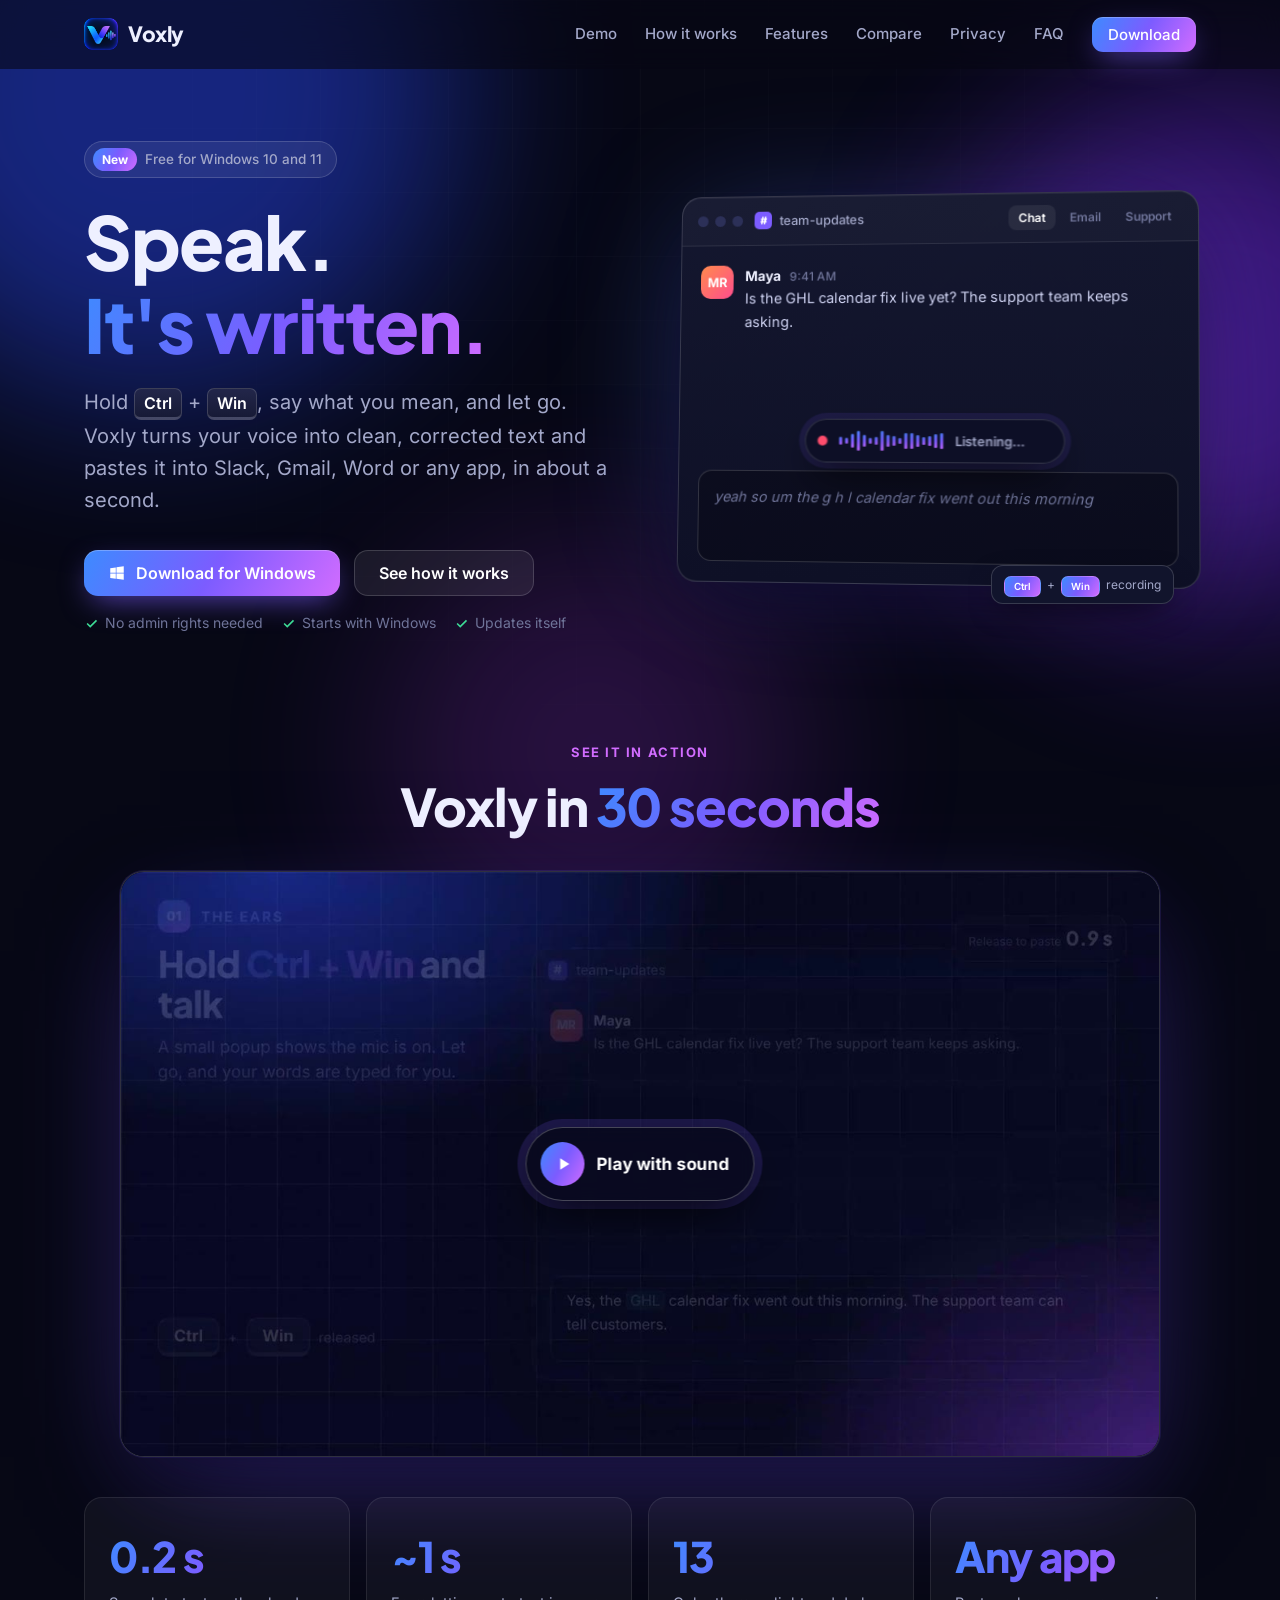
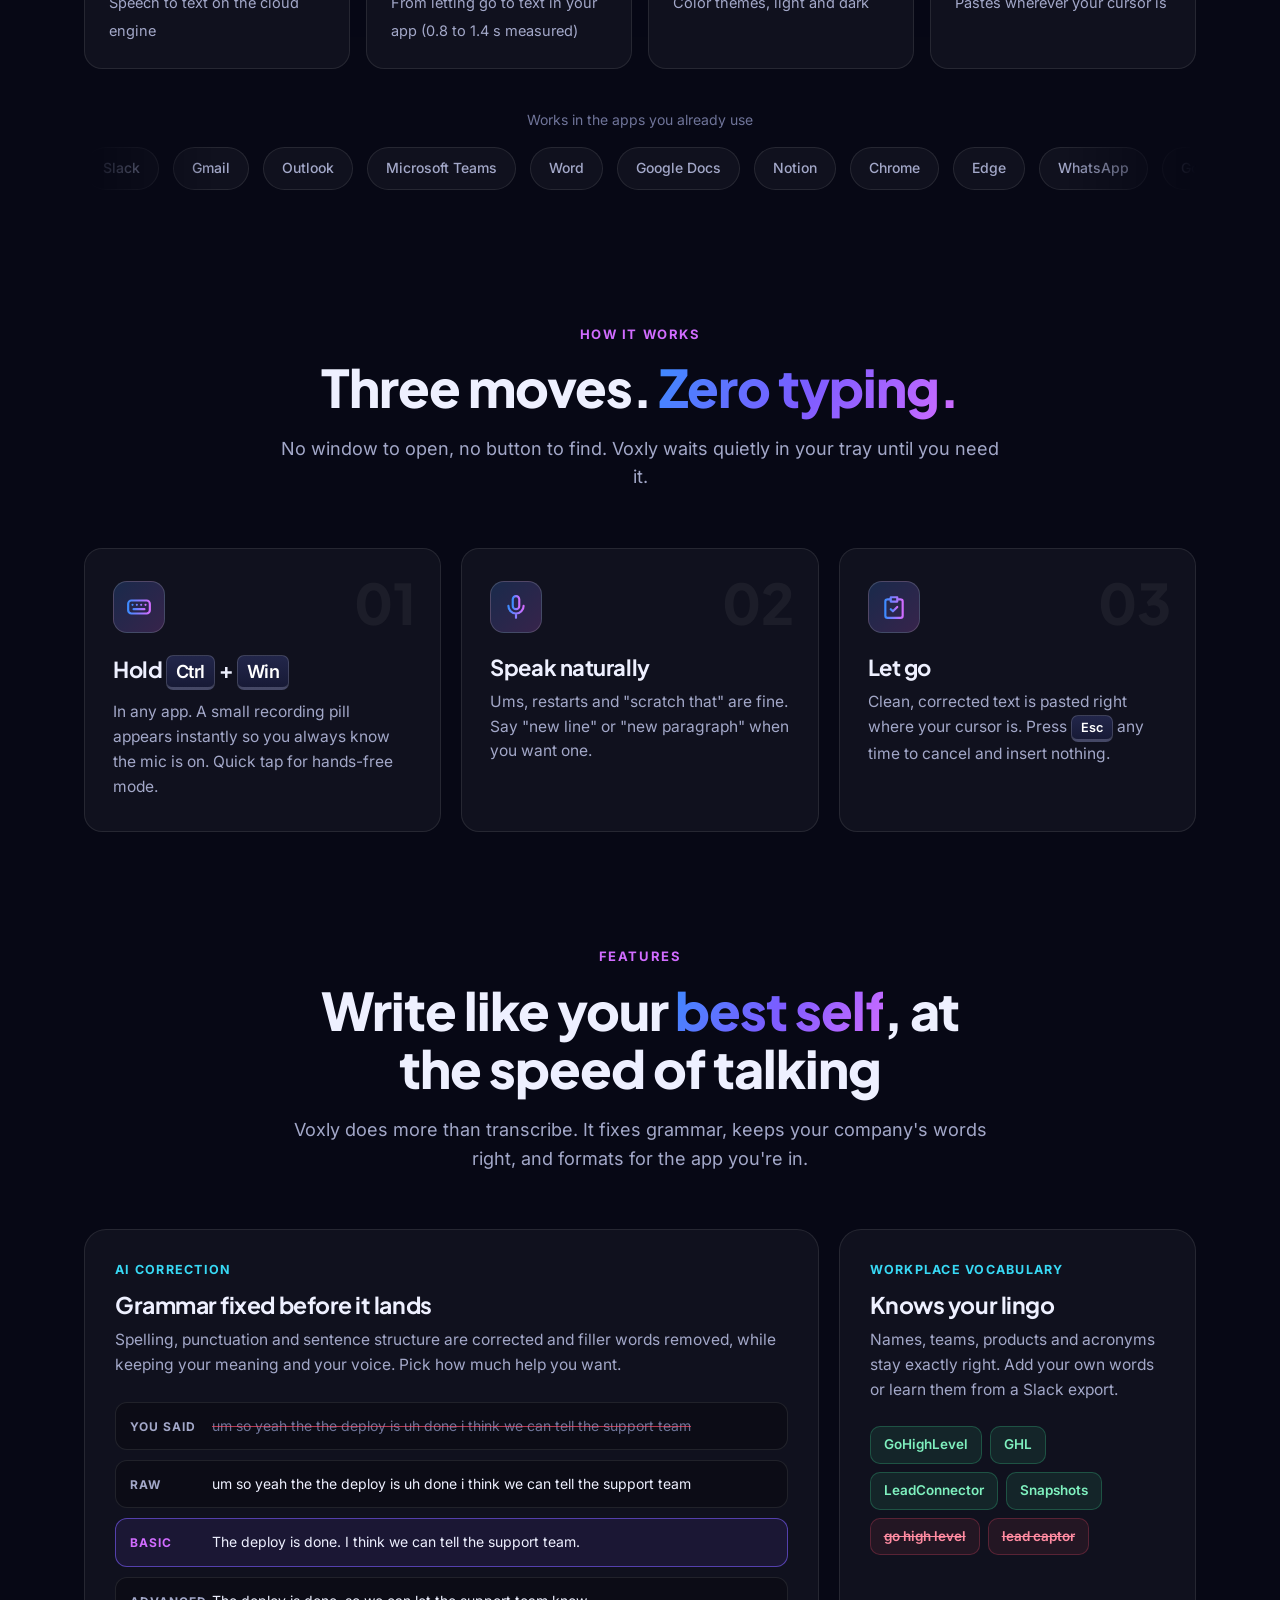
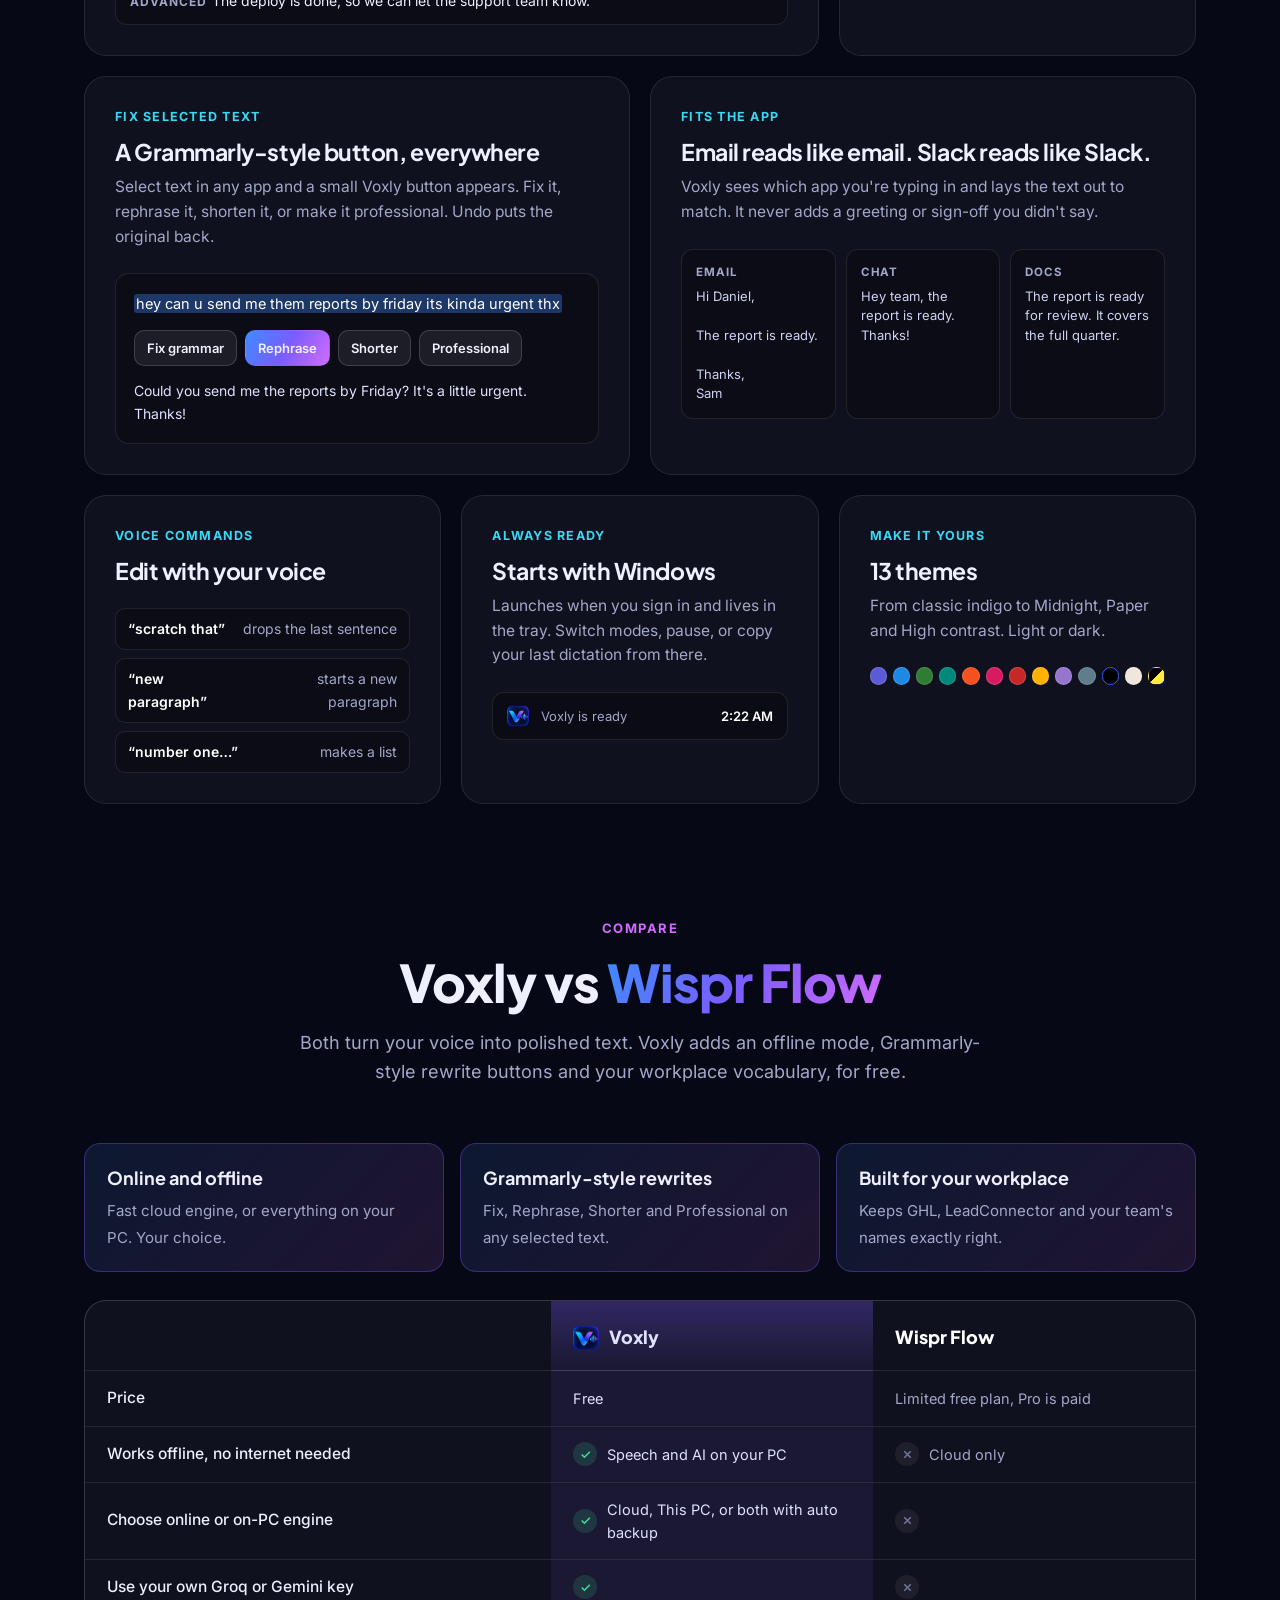
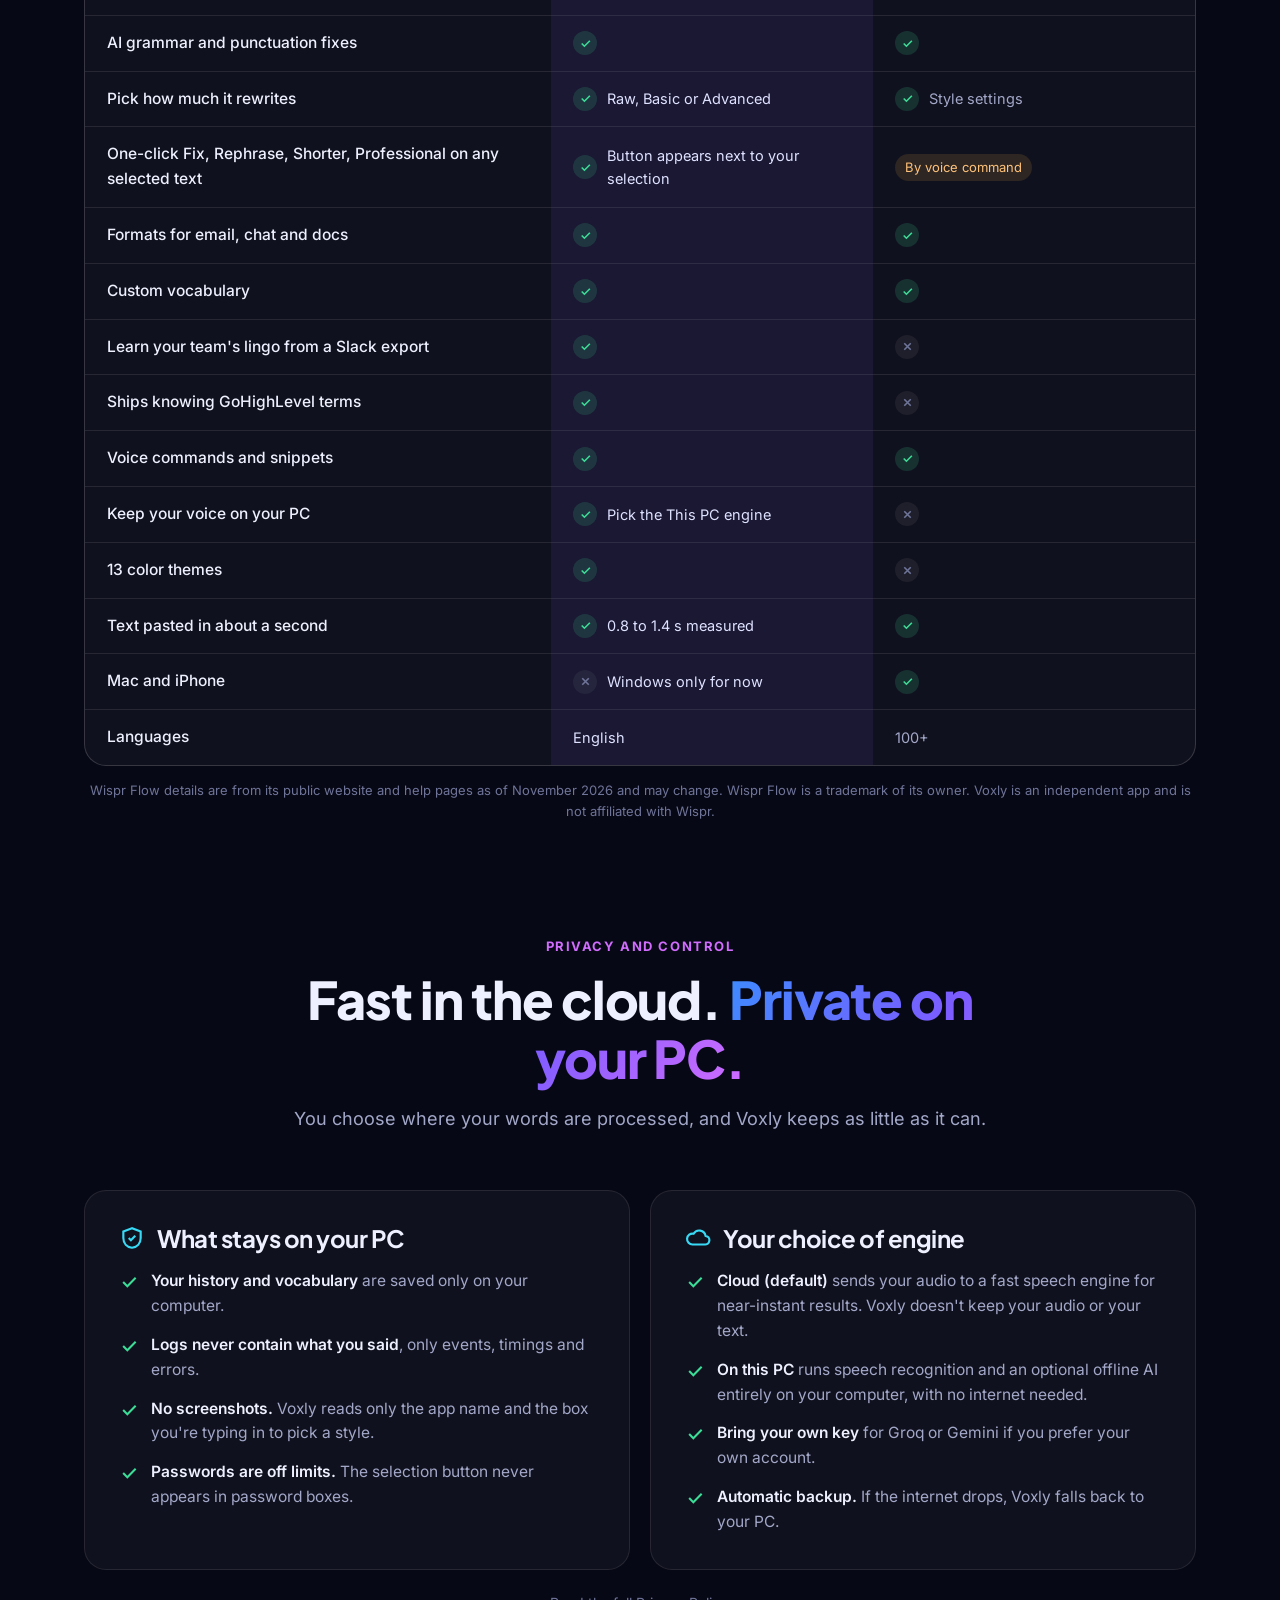
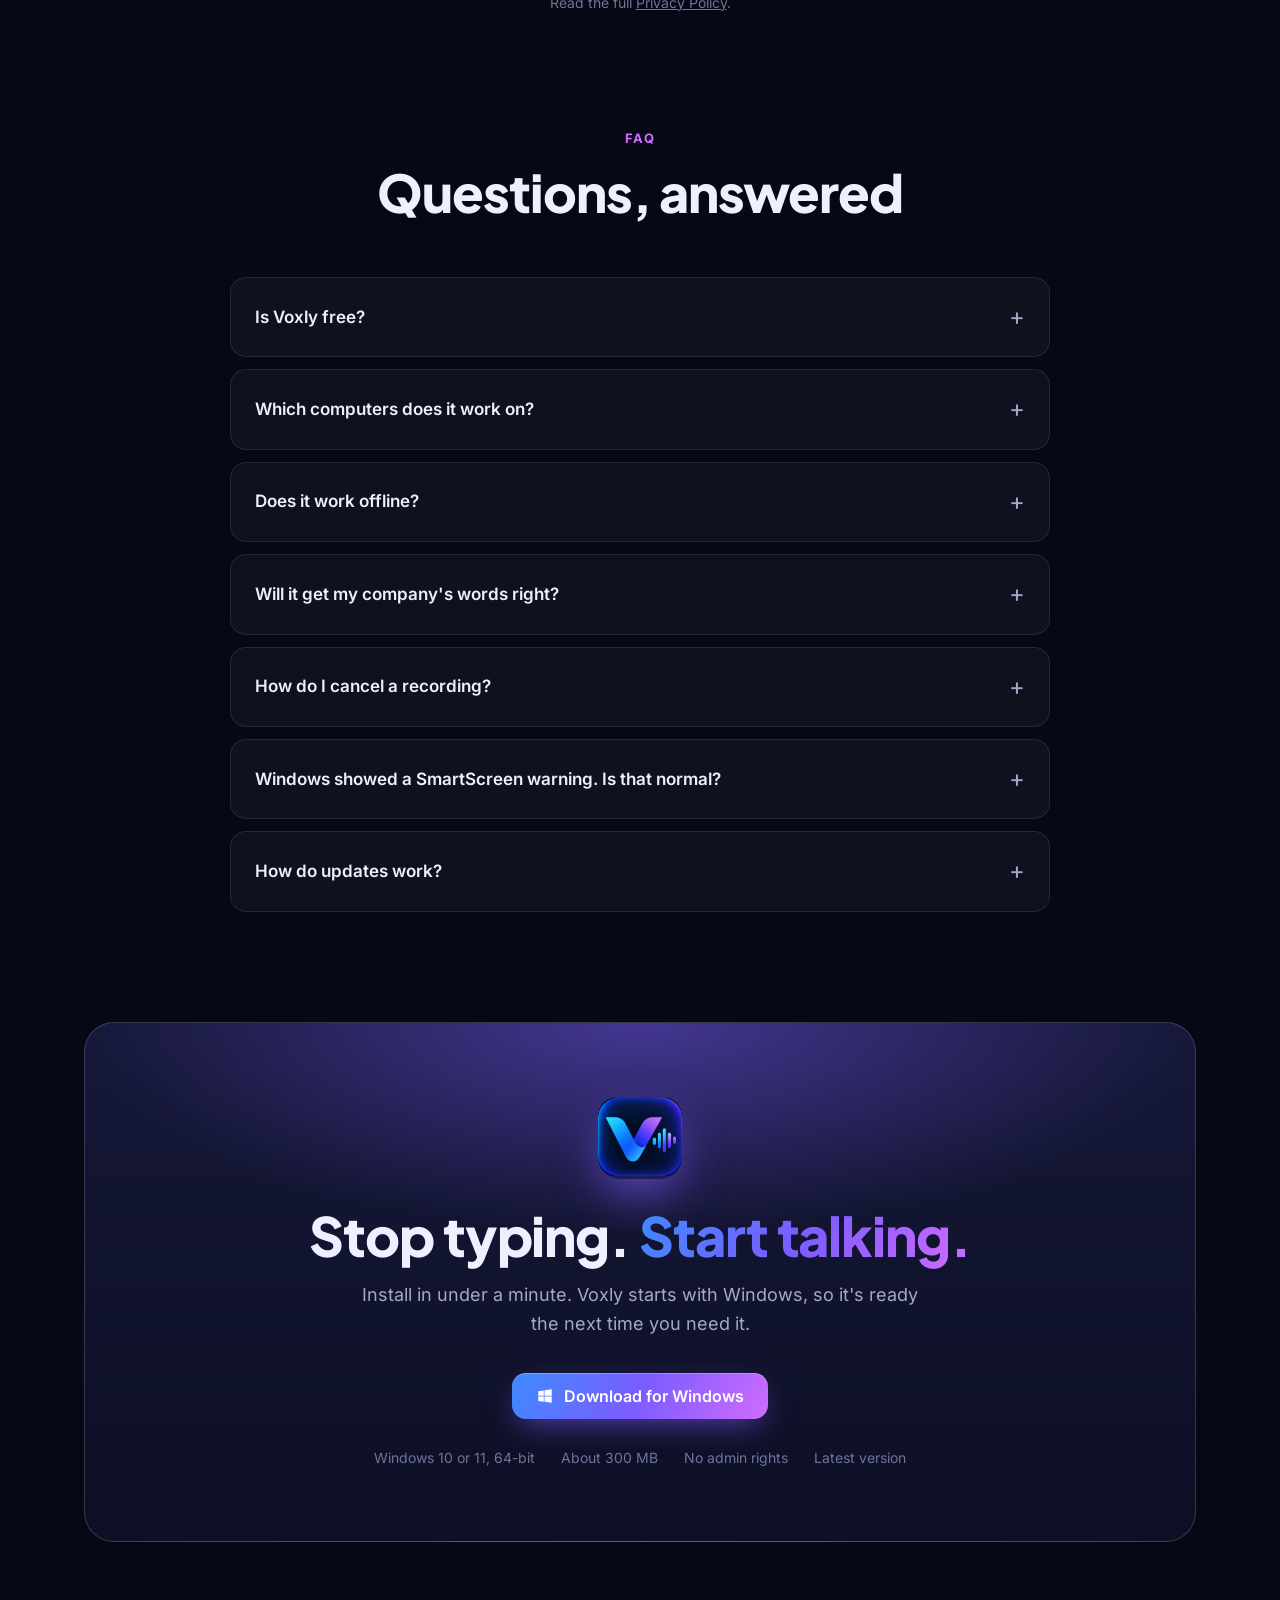
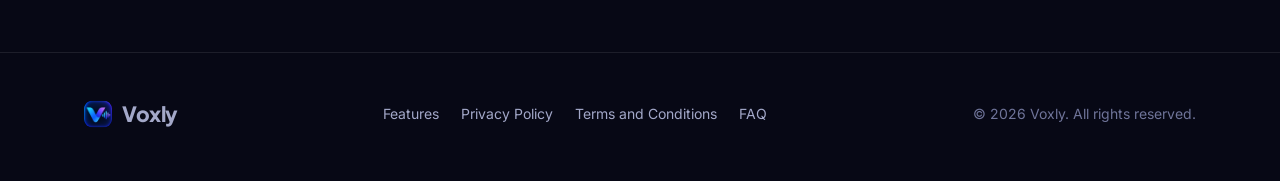
<file: docs/index.html>
<!doctype html>
<html lang="en" class="no-js">
<head>
<meta charset="utf-8">
<meta name="viewport" content="width=device-width, initial-scale=1">
<title>Voxly: Voice dictation for Windows</title>
<meta name="description" content="Hold Ctrl + Win, speak, and let go. Voxly turns your voice into clean, corrected text and pastes it into any Windows app in about a second.">
<meta name="theme-color" content="#070815">
<link rel="canonical" href="https://voxly.snthropic.com/">
<link rel="icon" type="image/png" href="assets/logo.png">
<link rel="apple-touch-icon" href="assets/logo.png">
<link rel="preload" href="assets/fonts/jakarta-var.woff2" as="font" type="font/woff2" crossorigin>
<link rel="preload" href="assets/fonts/inter-var.woff2" as="font" type="font/woff2" crossorigin>

<!-- Open Graph / LinkedIn -->
<meta property="og:type" content="website">
<meta property="og:site_name" content="Voxly">
<meta property="og:title" content="Voxly: Speak. It's written.">
<meta property="og:description" content="Voice dictation for Windows with built-in grammar correction. Hold Ctrl + Win, talk, and clean text lands in any app in about a second.">
<meta property="og:url" content="https://voxly.snthropic.com/">
<meta property="og:image" content="https://voxly.snthropic.com/assets/og-image.png">
<meta property="og:image:width" content="1200">
<meta property="og:image:height" content="627">
<meta property="og:image:alt" content="Voxly: speak and it's written. Voice dictation with AI correction for Windows.">
<meta name="twitter:card" content="summary_large_image">
<meta name="twitter:title" content="Voxly: Speak. It's written.">
<meta name="twitter:description" content="Voice dictation for Windows with built-in grammar correction.">
<meta name="twitter:image" content="https://voxly.snthropic.com/assets/og-image.png">

<script type="application/ld+json">
{"@context":"https://schema.org","@type":"SoftwareApplication","name":"Voxly","operatingSystem":"Windows 10, Windows 11","applicationCategory":"ProductivityApplication","description":"Voice dictation for Windows with AI grammar correction.","offers":{"@type":"Offer","price":"0","priceCurrency":"USD"},"url":"https://voxly.snthropic.com/"}
</script>
<link rel="stylesheet" href="assets/site.css">
<link rel="stylesheet" href="assets/video.css">
<script>document.documentElement.classList.remove('no-js');</script>
</head>
<body>
<div class="aurora" aria-hidden="true"><span></span><span></span><span></span></div>

<header class="nav" id="nav">
  <div class="wrap">
    <a class="brand" href="#top" aria-label="Voxly home"><img src="assets/logo.png" alt="" width="34" height="34">Voxly</a>
    <nav class="nav-links" aria-label="Main">
      <a class="hide-sm" href="#demo">Demo</a>
      <a class="hide-sm" href="#how">How it works</a>
      <a class="hide-sm" href="#features">Features</a>
      <a class="hide-sm" href="#compare">Compare</a>
      <a class="hide-sm" href="#privacy">Privacy</a>
      <a class="hide-sm" href="#faq">FAQ</a>
      <a class="btn btn-primary btn-sm js-download" href="https://github.com/itshassan999999-lab/Voxly-releases/releases/download/v0.2.11/Voxly-Setup-0.2.11.exe" download>Download</a>
    </nav>
  </div>
</header>

<main id="top">
  <!-- HERO -->
  <section class="hero">
    <div class="wrap">
      <div>
        <span class="eyebrow reveal"><b>New</b> Free for Windows 10 and 11</span>
        <h1 class="reveal d1">Speak.<br><span class="grad-text">It's written.</span></h1>
        <p class="lede reveal d2">Hold <kbd>Ctrl</kbd> + <kbd>Win</kbd>, say what you mean, and let go. Voxly turns your voice into clean, corrected text and pastes it into Slack, Gmail, Word or any app, in about a second.</p>
        <div class="cta-row reveal d3">
          <a class="btn btn-primary js-download" href="https://github.com/itshassan999999-lab/Voxly-releases/releases/download/v0.2.11/Voxly-Setup-0.2.11.exe" download>
            <svg viewBox="0 0 24 24" fill="currentColor" aria-hidden="true"><path d="M3 5.5 10.4 4.5v7H3v-6Zm0 13 7.4 1v-7H3v6Zm8.3 1.1L21 21v-8.5h-9.7v7.1Zm0-15.2v7.1H21V3l-9.7 1.4Z"/></svg>
            <span class="js-download-label">Download for Windows</span>
          </a>
          <a class="btn btn-ghost" href="#how">See how it works</a>
        </div>
        <div class="cta-note reveal d3">
          <span><svg viewBox="0 0 24 24" fill="none" stroke="currentColor" stroke-width="2.5"><path d="m5 12 5 5L20 7"/></svg>No admin rights needed</span>
          <span><svg viewBox="0 0 24 24" fill="none" stroke="currentColor" stroke-width="2.5"><path d="m5 12 5 5L20 7"/></svg>Starts with Windows</span>
          <span><svg viewBox="0 0 24 24" fill="none" stroke="currentColor" stroke-width="2.5"><path d="m5 12 5 5L20 7"/></svg>Updates itself</span>
        </div>
      </div>

      <div class="demo reveal d2" aria-label="Animated demo of Voxly turning speech into corrected text">
        <div class="demo-glow"></div>
        <div class="keys-hint" id="keysHint"><kbd>Ctrl</kbd>+<kbd>Win</kbd><span id="keysLabel">hold to talk</span></div>
        <div class="window">
          <div class="win-bar">
            <div class="win-dots"><i></i><i></i><i></i></div>
            <div class="win-title"><span class="app-ico" id="appIco" style="background:#7c5cff">#</span><span id="appName">team-updates</span></div>
            <div class="win-tabs" role="tablist" aria-label="Demo app">
              <button class="on" data-scene="0" role="tab">Chat</button>
              <button data-scene="1" role="tab">Email</button>
              <button data-scene="2" role="tab">Support</button>
            </div>
          </div>
          <div class="win-body">
            <div class="msg" id="ctxMsg">
              <div class="avatar" style="background:linear-gradient(135deg,#ff8a4d,#ff4d8d)">MR</div>
              <div><div class="who">Maya <small>9:41 AM</small></div><div class="txt" id="ctxText">Is the GHL calendar fix live yet? The support team keeps asking.</div></div>
            </div>
            <div class="compose" aria-live="polite">
              <span class="raw" id="rawText"></span><span class="typed" id="typedText"></span><span class="caret" id="caret"></span>
              <span class="placeholder" id="ph">Message #team-updates</span>
            </div>
            <div class="pill" id="pill">
              <span class="dot"></span>
              <span class="bars" id="bars"></span>
              <span class="spin"></span>
              <span class="state" id="pillState">Listening…</span>
            </div>
          </div>
        </div>
        <div class="timer-chip" id="timerChip"><span>Release to paste</span><b id="timerVal">1.1 s</b></div>
      </div>
    </div>
  </section>

  <!-- VIDEO -->
  <section class="section vv-section" id="demo" style="padding-top:64px">
    <div class="wrap">
      <div class="sec-head reveal">
        <span class="tag">See it in action</span>
        <h2>Voxly in <span class="grad-text">30 seconds</span></h2>
      </div>
      <div class="vv-frame vp reveal" id="demoPlayer">
        <video src="assets/voxly-demo.mp4" poster="assets/voxly-demo-poster.jpg" muted loop playsinline preload="metadata" aria-label="30 second Voxly walkthrough with narration and captions"></video>
        <button class="vv-sound" type="button"><span><svg viewBox="0 0 24 24" fill="currentColor"><path d="M8 5v14l11-7z"/></svg></span>Play with sound</button>
      </div>
    </div>
  </section>

  <!-- STATS -->
  <section class="stats">
    <div class="wrap">
      <div class="stats-grid">
        <div class="stat reveal"><b class="grad-text" data-count="0.2" data-suffix=" s">0.2 s</b><span>Speech to text on the cloud engine</span></div>
        <div class="stat reveal d1"><b class="grad-text">~1 s</b><span>From letting go to text in your app (0.8 to 1.4 s measured)</span></div>
        <div class="stat reveal d2"><b class="grad-text" data-count="13">13</b><span>Color themes, light and dark</span></div>
        <div class="stat reveal d3"><b class="grad-text">Any app</b><span>Pastes wherever your cursor is</span></div>
      </div>
      <p class="works-in">Works in the apps you already use</p>
      <div class="marquee" aria-hidden="true">
        <div class="marquee-track">
          <span>Slack</span><span>Gmail</span><span>Outlook</span><span>Microsoft Teams</span><span>Word</span><span>Google Docs</span><span>Notion</span><span>Chrome</span><span>Edge</span><span>WhatsApp</span><span>GoHighLevel</span><span>Confluence</span><span>Discord</span><span>Notepad</span>
          <span>Slack</span><span>Gmail</span><span>Outlook</span><span>Microsoft Teams</span><span>Word</span><span>Google Docs</span><span>Notion</span><span>Chrome</span><span>Edge</span><span>WhatsApp</span><span>GoHighLevel</span><span>Confluence</span><span>Discord</span><span>Notepad</span>
        </div>
      </div>
    </div>
  </section>

  <!-- HOW -->
  <section class="section" id="how">
    <div class="wrap">
      <div class="sec-head reveal">
        <span class="tag">How it works</span>
        <h2>Three moves. <span class="grad-text">Zero typing.</span></h2>
        <p>No window to open, no button to find. Voxly waits quietly in your tray until you need it.</p>
      </div>
      <div class="steps">
        <div class="step reveal">
          <div class="ico"><svg viewBox="0 0 24 24" fill="none" stroke="url(#g1)" stroke-width="2" stroke-linecap="round"><defs><linearGradient id="g1" x1="0" x2="1"><stop offset="0" stop-color="#3d8bff"/><stop offset="1" stop-color="#d16cff"/></linearGradient></defs><rect x="2" y="6" width="20" height="12" rx="3"/><path d="M6 10h.01M10 10h.01M14 10h.01M18 10h.01M7 14h10"/></svg></div>
          <h3>Hold <kbd>Ctrl</kbd> + <kbd>Win</kbd></h3>
          <p>In any app. A small recording pill appears instantly so you always know the mic is on. Quick tap for hands-free mode.</p>
        </div>
        <div class="step reveal d1">
          <div class="ico"><svg viewBox="0 0 24 24" fill="none" stroke="url(#g1)" stroke-width="2" stroke-linecap="round"><rect x="9" y="2" width="6" height="12" rx="3"/><path d="M5 11a7 7 0 0 0 14 0M12 18v4"/></svg></div>
          <h3>Speak naturally</h3>
          <p>Ums, restarts and "scratch that" are fine. Say "new line" or "new paragraph" when you want one.</p>
        </div>
        <div class="step reveal d2">
          <div class="ico"><svg viewBox="0 0 24 24" fill="none" stroke="url(#g1)" stroke-width="2" stroke-linecap="round" stroke-linejoin="round"><path d="M9 3h6v4H9zM8 5H6a2 2 0 0 0-2 2v13a2 2 0 0 0 2 2h12a2 2 0 0 0 2-2V7a2 2 0 0 0-2-2h-2"/><path d="m9 14 2 2 4-4"/></svg></div>
          <h3>Let go</h3>
          <p>Clean, corrected text is pasted right where your cursor is. Press <kbd>Esc</kbd> any time to cancel and insert nothing.</p>
        </div>
      </div>
    </div>
  </section>

  <!-- FEATURES -->
  <section class="section" id="features">
    <div class="wrap">
      <div class="sec-head reveal">
        <span class="tag">Features</span>
        <h2>Write like your <span class="grad-text">best self</span>, at the speed of talking</h2>
        <p>Voxly does more than transcribe. It fixes grammar, keeps your company's words right, and formats for the app you're in.</p>
      </div>

      <div class="bento">
        <article class="card tall reveal">
          <span class="k">AI correction</span>
          <h3>Grammar fixed before it lands</h3>
          <p>Spelling, punctuation and sentence structure are corrected and filler words removed, while keeping your meaning and your voice. Pick how much help you want.</p>
          <div class="viz modes">
            <div class="mode"><b>You said</b><span class="strike">um so yeah the the deploy is uh done i think we can tell the support team</span></div>
            <div class="mode"><b>Raw</b>um so yeah the the deploy is uh done i think we can tell the support team</div>
            <div class="mode on"><b>Basic</b>The deploy is done. I think we can tell the support team.</div>
            <div class="mode"><b>Advanced</b>The deploy is done, so we can let the support team know.</div>
          </div>
        </article>

        <article class="card reveal d1">
          <span class="k">Workplace vocabulary</span>
          <h3>Knows your lingo</h3>
          <p>Names, teams, products and acronyms stay exactly right. Add your own words or learn them from a Slack export.</p>
          <div class="viz chips">
            <span>GoHighLevel</span><span>GHL</span><span>LeadConnector</span><span>Snapshots</span><span class="x">go high level</span><span class="x">lead captor</span>
          </div>
        </article>

        <article class="card wide reveal">
          <span class="k">Fix selected text</span>
          <h3>A Grammarly-style button, everywhere</h3>
          <p>Select text in any app and a small Voxly button appears. Fix it, rephrase it, shorten it, or make it professional. Undo puts the original back.</p>
          <div class="viz sel-demo" id="selDemo">
            <div><mark id="selSrc">hey can u send me them reports by friday its kinda urgent thx</mark></div>
            <div class="sel-menu" id="selMenu">
              <span data-i="0" class="on">Fix grammar</span><span data-i="1">Rephrase</span><span data-i="2">Shorter</span><span data-i="3">Professional</span>
            </div>
            <div class="sel-out" id="selOut">Hey, can you send me those reports by Friday? It's kind of urgent. Thanks!</div>
          </div>
        </article>

        <article class="card wide reveal d1">
          <span class="k">Fits the app</span>
          <h3>Email reads like email. Slack reads like Slack.</h3>
          <p>Voxly sees which app you're typing in and lays the text out to match. It never adds a greeting or sign-off you didn't say.</p>
          <div class="viz styles-viz">
            <div class="style-box"><b>Email</b>Hi Daniel,

The report is ready.

Thanks,
Sam</div>
            <div class="style-box"><b>Chat</b>Hey team, the report is ready. Thanks!</div>
            <div class="style-box"><b>Docs</b>The report is ready for review. It covers the full quarter.</div>
          </div>
        </article>

        <article class="card reveal">
          <span class="k">Voice commands</span>
          <h3>Edit with your voice</h3>
          <div class="viz cmd-list">
            <div><q>scratch that</q><span>drops the last sentence</span></div>
            <div><q>new paragraph</q><span>starts a new paragraph</span></div>
            <div><q>number one…</q><span>makes a list</span></div>
          </div>
        </article>

        <article class="card reveal d1">
          <span class="k">Always ready</span>
          <h3>Starts with Windows</h3>
          <p>Launches when you sign in and lives in the tray. Switch modes, pause, or copy your last dictation from there.</p>
          <div class="viz tray"><img src="assets/logo.png" alt="">Voxly is ready<span class="clock" id="clock">9:41</span></div>
        </article>

        <article class="card reveal d2">
          <span class="k">Make it yours</span>
          <h3>13 themes</h3>
          <p>From classic indigo to Midnight, Paper and High contrast. Light or dark.</p>
          <div class="viz swatches" aria-label="Theme colors">
            <i style="background:#5b5bd6" title="Voxly"></i><i style="background:#1e88e5" title="Ocean"></i><i style="background:#2e7d32" title="Forest"></i><i style="background:#00897b" title="Lagoon"></i><i style="background:#f4511e" title="Sunset"></i><i style="background:#d81b60" title="Rose"></i><i style="background:#c62828" title="Cherry"></i><i style="background:#ffb300" title="Amber"></i><i style="background:#9575cd" title="Lavender"></i><i style="background:#607d8b" title="Graphite"></i><i style="background:#000;border-color:#3d5afe" title="Midnight"></i><i style="background:#efe6dc" title="Paper"></i><i style="background:linear-gradient(135deg,#000 50%,#ffeb3b 50%)" title="High contrast"></i>
          </div>
        </article>
      </div>
    </div>
  </section>

  <!-- COMPARE -->
  <section class="section" id="compare">
    <div class="wrap">
      <div class="sec-head reveal">
        <span class="tag">Compare</span>
        <h2>Voxly vs <span class="grad-text">Wispr Flow</span></h2>
        <p>Both turn your voice into polished text. Voxly adds an offline mode, Grammarly-style rewrite buttons and your workplace vocabulary, for free.</p>
      </div>
      <div class="hl-row">
        <div class="hl reveal"><b>Online and offline</b><span>Fast cloud engine, or everything on your PC. Your choice.</span></div>
        <div class="hl reveal d1"><b>Grammarly-style rewrites</b><span>Fix, Rephrase, Shorter and Professional on any selected text.</span></div>
        <div class="hl reveal d2"><b>Built for your workplace</b><span>Keeps GHL, LeadConnector and your team's names exactly right.</span></div>
      </div>
      <div class="cmp-wrap reveal">
        <table class="cmp">
          <thead><tr><th scope="col"><span class="sr-only">Feature</span></th><th scope="col" class="vx"><img src="assets/logo.png" alt="" width="26" height="26">Voxly</th><th scope="col">Wispr Flow</th></tr></thead>
          <tbody>
          <tr><th scope="row">Price</th><td class="vx"><span class="cell">Free</span></td><td><span class="cell">Limited free plan, Pro is paid</span></td></tr>
          <tr><th scope="row">Works offline, no internet needed</th><td class="vx"><span class="cell"><span class="y" aria-label="Yes"><svg viewBox="0 0 24 24" fill="none" stroke="currentColor" stroke-width="3"><path d="m5 12 5 5L20 7"/></svg></span>Speech and AI on your PC</span></td><td><span class="cell"><span class="n" aria-label="No"><svg viewBox="0 0 24 24" fill="none" stroke="currentColor" stroke-width="3"><path d="M6 6l12 12M18 6 6 18"/></svg></span>Cloud only</span></td></tr>
          <tr><th scope="row">Choose online or on-PC engine</th><td class="vx"><span class="cell"><span class="y" aria-label="Yes"><svg viewBox="0 0 24 24" fill="none" stroke="currentColor" stroke-width="3"><path d="m5 12 5 5L20 7"/></svg></span>Cloud, This PC, or both with auto backup</span></td><td><span class="cell"><span class="n" aria-label="No"><svg viewBox="0 0 24 24" fill="none" stroke="currentColor" stroke-width="3"><path d="M6 6l12 12M18 6 6 18"/></svg></span></span></td></tr>
          <tr><th scope="row">Use your own Groq or Gemini key</th><td class="vx"><span class="cell"><span class="y" aria-label="Yes"><svg viewBox="0 0 24 24" fill="none" stroke="currentColor" stroke-width="3"><path d="m5 12 5 5L20 7"/></svg></span></span></td><td><span class="cell"><span class="n" aria-label="No"><svg viewBox="0 0 24 24" fill="none" stroke="currentColor" stroke-width="3"><path d="M6 6l12 12M18 6 6 18"/></svg></span></span></td></tr>
          <tr><th scope="row">AI grammar and punctuation fixes</th><td class="vx"><span class="cell"><span class="y" aria-label="Yes"><svg viewBox="0 0 24 24" fill="none" stroke="currentColor" stroke-width="3"><path d="m5 12 5 5L20 7"/></svg></span></span></td><td><span class="cell"><span class="y" aria-label="Yes"><svg viewBox="0 0 24 24" fill="none" stroke="currentColor" stroke-width="3"><path d="m5 12 5 5L20 7"/></svg></span></span></td></tr>
          <tr><th scope="row">Pick how much it rewrites</th><td class="vx"><span class="cell"><span class="y" aria-label="Yes"><svg viewBox="0 0 24 24" fill="none" stroke="currentColor" stroke-width="3"><path d="m5 12 5 5L20 7"/></svg></span>Raw, Basic or Advanced</span></td><td><span class="cell"><span class="y" aria-label="Yes"><svg viewBox="0 0 24 24" fill="none" stroke="currentColor" stroke-width="3"><path d="m5 12 5 5L20 7"/></svg></span>Style settings</span></td></tr>
          <tr><th scope="row">One-click Fix, Rephrase, Shorter, Professional on any selected text</th><td class="vx"><span class="cell"><span class="y" aria-label="Yes"><svg viewBox="0 0 24 24" fill="none" stroke="currentColor" stroke-width="3"><path d="m5 12 5 5L20 7"/></svg></span>Button appears next to your selection</span></td><td><span class="cell"><span class="p">By voice command</span></span></td></tr>
          <tr><th scope="row">Formats for email, chat and docs</th><td class="vx"><span class="cell"><span class="y" aria-label="Yes"><svg viewBox="0 0 24 24" fill="none" stroke="currentColor" stroke-width="3"><path d="m5 12 5 5L20 7"/></svg></span></span></td><td><span class="cell"><span class="y" aria-label="Yes"><svg viewBox="0 0 24 24" fill="none" stroke="currentColor" stroke-width="3"><path d="m5 12 5 5L20 7"/></svg></span></span></td></tr>
          <tr><th scope="row">Custom vocabulary</th><td class="vx"><span class="cell"><span class="y" aria-label="Yes"><svg viewBox="0 0 24 24" fill="none" stroke="currentColor" stroke-width="3"><path d="m5 12 5 5L20 7"/></svg></span></span></td><td><span class="cell"><span class="y" aria-label="Yes"><svg viewBox="0 0 24 24" fill="none" stroke="currentColor" stroke-width="3"><path d="m5 12 5 5L20 7"/></svg></span></span></td></tr>
          <tr><th scope="row">Learn your team's lingo from a Slack export</th><td class="vx"><span class="cell"><span class="y" aria-label="Yes"><svg viewBox="0 0 24 24" fill="none" stroke="currentColor" stroke-width="3"><path d="m5 12 5 5L20 7"/></svg></span></span></td><td><span class="cell"><span class="n" aria-label="No"><svg viewBox="0 0 24 24" fill="none" stroke="currentColor" stroke-width="3"><path d="M6 6l12 12M18 6 6 18"/></svg></span></span></td></tr>
          <tr><th scope="row">Ships knowing GoHighLevel terms</th><td class="vx"><span class="cell"><span class="y" aria-label="Yes"><svg viewBox="0 0 24 24" fill="none" stroke="currentColor" stroke-width="3"><path d="m5 12 5 5L20 7"/></svg></span></span></td><td><span class="cell"><span class="n" aria-label="No"><svg viewBox="0 0 24 24" fill="none" stroke="currentColor" stroke-width="3"><path d="M6 6l12 12M18 6 6 18"/></svg></span></span></td></tr>
          <tr><th scope="row">Voice commands and snippets</th><td class="vx"><span class="cell"><span class="y" aria-label="Yes"><svg viewBox="0 0 24 24" fill="none" stroke="currentColor" stroke-width="3"><path d="m5 12 5 5L20 7"/></svg></span></span></td><td><span class="cell"><span class="y" aria-label="Yes"><svg viewBox="0 0 24 24" fill="none" stroke="currentColor" stroke-width="3"><path d="m5 12 5 5L20 7"/></svg></span></span></td></tr>
          <tr><th scope="row">Keep your voice on your PC</th><td class="vx"><span class="cell"><span class="y" aria-label="Yes"><svg viewBox="0 0 24 24" fill="none" stroke="currentColor" stroke-width="3"><path d="m5 12 5 5L20 7"/></svg></span>Pick the This PC engine</span></td><td><span class="cell"><span class="n" aria-label="No"><svg viewBox="0 0 24 24" fill="none" stroke="currentColor" stroke-width="3"><path d="M6 6l12 12M18 6 6 18"/></svg></span></span></td></tr>
          <tr><th scope="row">13 color themes</th><td class="vx"><span class="cell"><span class="y" aria-label="Yes"><svg viewBox="0 0 24 24" fill="none" stroke="currentColor" stroke-width="3"><path d="m5 12 5 5L20 7"/></svg></span></span></td><td><span class="cell"><span class="n" aria-label="No"><svg viewBox="0 0 24 24" fill="none" stroke="currentColor" stroke-width="3"><path d="M6 6l12 12M18 6 6 18"/></svg></span></span></td></tr>
          <tr><th scope="row">Text pasted in about a second</th><td class="vx"><span class="cell"><span class="y" aria-label="Yes"><svg viewBox="0 0 24 24" fill="none" stroke="currentColor" stroke-width="3"><path d="m5 12 5 5L20 7"/></svg></span>0.8 to 1.4 s measured</span></td><td><span class="cell"><span class="y" aria-label="Yes"><svg viewBox="0 0 24 24" fill="none" stroke="currentColor" stroke-width="3"><path d="m5 12 5 5L20 7"/></svg></span></span></td></tr>
          <tr><th scope="row">Mac and iPhone</th><td class="vx"><span class="cell"><span class="n" aria-label="No"><svg viewBox="0 0 24 24" fill="none" stroke="currentColor" stroke-width="3"><path d="M6 6l12 12M18 6 6 18"/></svg></span>Windows only for now</span></td><td><span class="cell"><span class="y" aria-label="Yes"><svg viewBox="0 0 24 24" fill="none" stroke="currentColor" stroke-width="3"><path d="m5 12 5 5L20 7"/></svg></span></span></td></tr>
          <tr><th scope="row">Languages</th><td class="vx"><span class="cell">English</span></td><td><span class="cell">100+</span></td></tr>
          </tbody>
        </table>
      </div>
      <p class="cmp-note">Wispr Flow details are from its public website and help pages as of November 2026 and may change. Wispr Flow is a trademark of its owner. Voxly is an independent app and is not affiliated with Wispr.</p>
    </div>
  </section>

  <!-- PRIVACY -->
  <section class="section" id="privacy">
    <div class="wrap">
      <div class="sec-head reveal">
        <span class="tag">Privacy and control</span>
        <h2>Fast in the cloud. <span class="grad-text">Private on your PC.</span></h2>
        <p>You choose where your words are processed, and Voxly keeps as little as it can.</p>
      </div>
      <div class="split">
        <div class="panel reveal">
          <h3><svg viewBox="0 0 24 24" fill="none" stroke="currentColor" stroke-width="2"><path d="M12 3 4 6v6c0 5 3.4 8.4 8 9 4.6-.6 8-4 8-9V6l-8-3Z"/><path d="m9 12 2 2 4-4"/></svg>What stays on your PC</h3>
          <ul class="ticks">
            <li><svg viewBox="0 0 24 24" fill="none" stroke="currentColor" stroke-width="2.5"><path d="m5 12 5 5L20 7"/></svg><span><b>Your history and vocabulary</b> are saved only on your computer.</span></li>
            <li><svg viewBox="0 0 24 24" fill="none" stroke="currentColor" stroke-width="2.5"><path d="m5 12 5 5L20 7"/></svg><span><b>Logs never contain what you said</b>, only events, timings and errors.</span></li>
            <li><svg viewBox="0 0 24 24" fill="none" stroke="currentColor" stroke-width="2.5"><path d="m5 12 5 5L20 7"/></svg><span><b>No screenshots.</b> Voxly reads only the app name and the box you're typing in to pick a style.</span></li>
            <li><svg viewBox="0 0 24 24" fill="none" stroke="currentColor" stroke-width="2.5"><path d="m5 12 5 5L20 7"/></svg><span><b>Passwords are off limits.</b> The selection button never appears in password boxes.</span></li>
          </ul>
        </div>
        <div class="panel reveal d1">
          <h3><svg viewBox="0 0 24 24" fill="none" stroke="currentColor" stroke-width="2"><path d="M7 18a5 5 0 1 1 .9-9.9A6 6 0 0 1 19 10a4 4 0 0 1-1 8H7Z"/></svg>Your choice of engine</h3>
          <ul class="ticks">
            <li><svg viewBox="0 0 24 24" fill="none" stroke="currentColor" stroke-width="2.5"><path d="m5 12 5 5L20 7"/></svg><span><b>Cloud (default)</b> sends your audio to a fast speech engine for near-instant results. Voxly doesn't keep your audio or your text.</span></li>
            <li><svg viewBox="0 0 24 24" fill="none" stroke="currentColor" stroke-width="2.5"><path d="m5 12 5 5L20 7"/></svg><span><b>On this PC</b> runs speech recognition and an optional offline AI entirely on your computer, with no internet needed.</span></li>
            <li><svg viewBox="0 0 24 24" fill="none" stroke="currentColor" stroke-width="2.5"><path d="m5 12 5 5L20 7"/></svg><span><b>Bring your own key</b> for Groq or Gemini if you prefer your own account.</span></li>
            <li><svg viewBox="0 0 24 24" fill="none" stroke="currentColor" stroke-width="2.5"><path d="m5 12 5 5L20 7"/></svg><span><b>Automatic backup.</b> If the internet drops, Voxly falls back to your PC.</span></li>
          </ul>
        </div>
      </div>
      <p class="works-in" style="margin-top:22px">Read the full <a href="privacy.html">Privacy Policy</a>.</p>
    </div>
  </section>

  <!-- FAQ -->
  <section class="section" id="faq">
    <div class="wrap">
      <div class="sec-head reveal">
        <span class="tag">FAQ</span>
        <h2>Questions, answered</h2>
      </div>
      <div class="faq">
        <details class="reveal"><summary>Is Voxly free?</summary><p>Yes, Voxly is free to download and use. Cloud usage has a fair daily limit per account so the service stays fast for everyone.</p></details>
        <details class="reveal"><summary>Which computers does it work on?</summary><p>Windows 10 and 11, 64-bit. The app and speech model take about 300 MB, plus about 1 GB if you add the optional offline AI. Mac is not supported yet.</p></details>
        <details class="reveal"><summary>Does it work offline?</summary><p>Yes. Speech recognition can run on your PC, and a one-click offline AI (about 1 GB, downloaded once) corrects grammar with no internet. Without it, Voxly still cleans up fillers and punctuation.</p></details>
        <details class="reveal"><summary>Will it get my company's words right?</summary><p>Add names, products and acronyms to your vocabulary, or import a Slack export you're allowed to use, and Voxly keeps those terms exactly as you spell them. It ships knowing GoHighLevel terms like GHL and LeadConnector.</p></details>
        <details class="reveal"><summary>How do I cancel a recording?</summary><p>Press <kbd>Esc</kbd> while recording. Nothing is inserted.</p></details>
        <details class="reveal"><summary>Windows showed a SmartScreen warning. Is that normal?</summary><p>Voxly is a new app, so Windows may show "Windows protected your PC" the first time. Click <b>More info</b>, then <b>Run anyway</b>. Only download Voxly from this website.</p></details>
        <details class="reveal"><summary>How do updates work?</summary><p>Voxly checks for new versions and updates itself. You can also check any time under Home, then Updates, then Check now.</p></details>
      </div>
    </div>
  </section>

  <!-- CTA -->
  <section class="wrap">
    <div class="cta reveal">
      <img class="logo" src="assets/logo.png" alt="Voxly logo" width="84" height="84">
      <h2>Stop typing. <span class="grad-text">Start talking.</span></h2>
      <p>Install in under a minute. Voxly starts with Windows, so it's ready the next time you need it.</p>
      <div class="cta-row">
        <a class="btn btn-primary js-download" href="https://github.com/itshassan999999-lab/Voxly-releases/releases/download/v0.2.11/Voxly-Setup-0.2.11.exe" download>
          <svg viewBox="0 0 24 24" fill="currentColor" aria-hidden="true"><path d="M3 5.5 10.4 4.5v7H3v-6Zm0 13 7.4 1v-7H3v6Zm8.3 1.1L21 21v-8.5h-9.7v7.1Zm0-15.2v7.1H21V3l-9.7 1.4Z"/></svg>
          <span class="js-download-label">Download for Windows</span>
        </a>
      </div>
      <div class="reqs"><span>Windows 10 or 11, 64-bit</span><span>About 300 MB</span><span>No admin rights</span><span id="verNote">Latest version</span></div>
    </div>
  </section>
</main>

<footer>
  <div class="wrap">
    <a class="brand" href="#top"><img src="assets/logo.png" alt="" width="28" height="28" style="width:28px;height:28px">Voxly</a>
    <nav aria-label="Footer">
      <a href="#features">Features</a>
      <a href="privacy.html">Privacy Policy</a>
      <a href="terms.html">Terms and Conditions</a>
      <a href="#faq">FAQ</a>
    </nav>
    <span>© <span id="yr">2026</span> Voxly. All rights reserved.</span>
  </div>
</footer>

<script src="assets/site.js" defer></script>
</body>
</html>
</file>
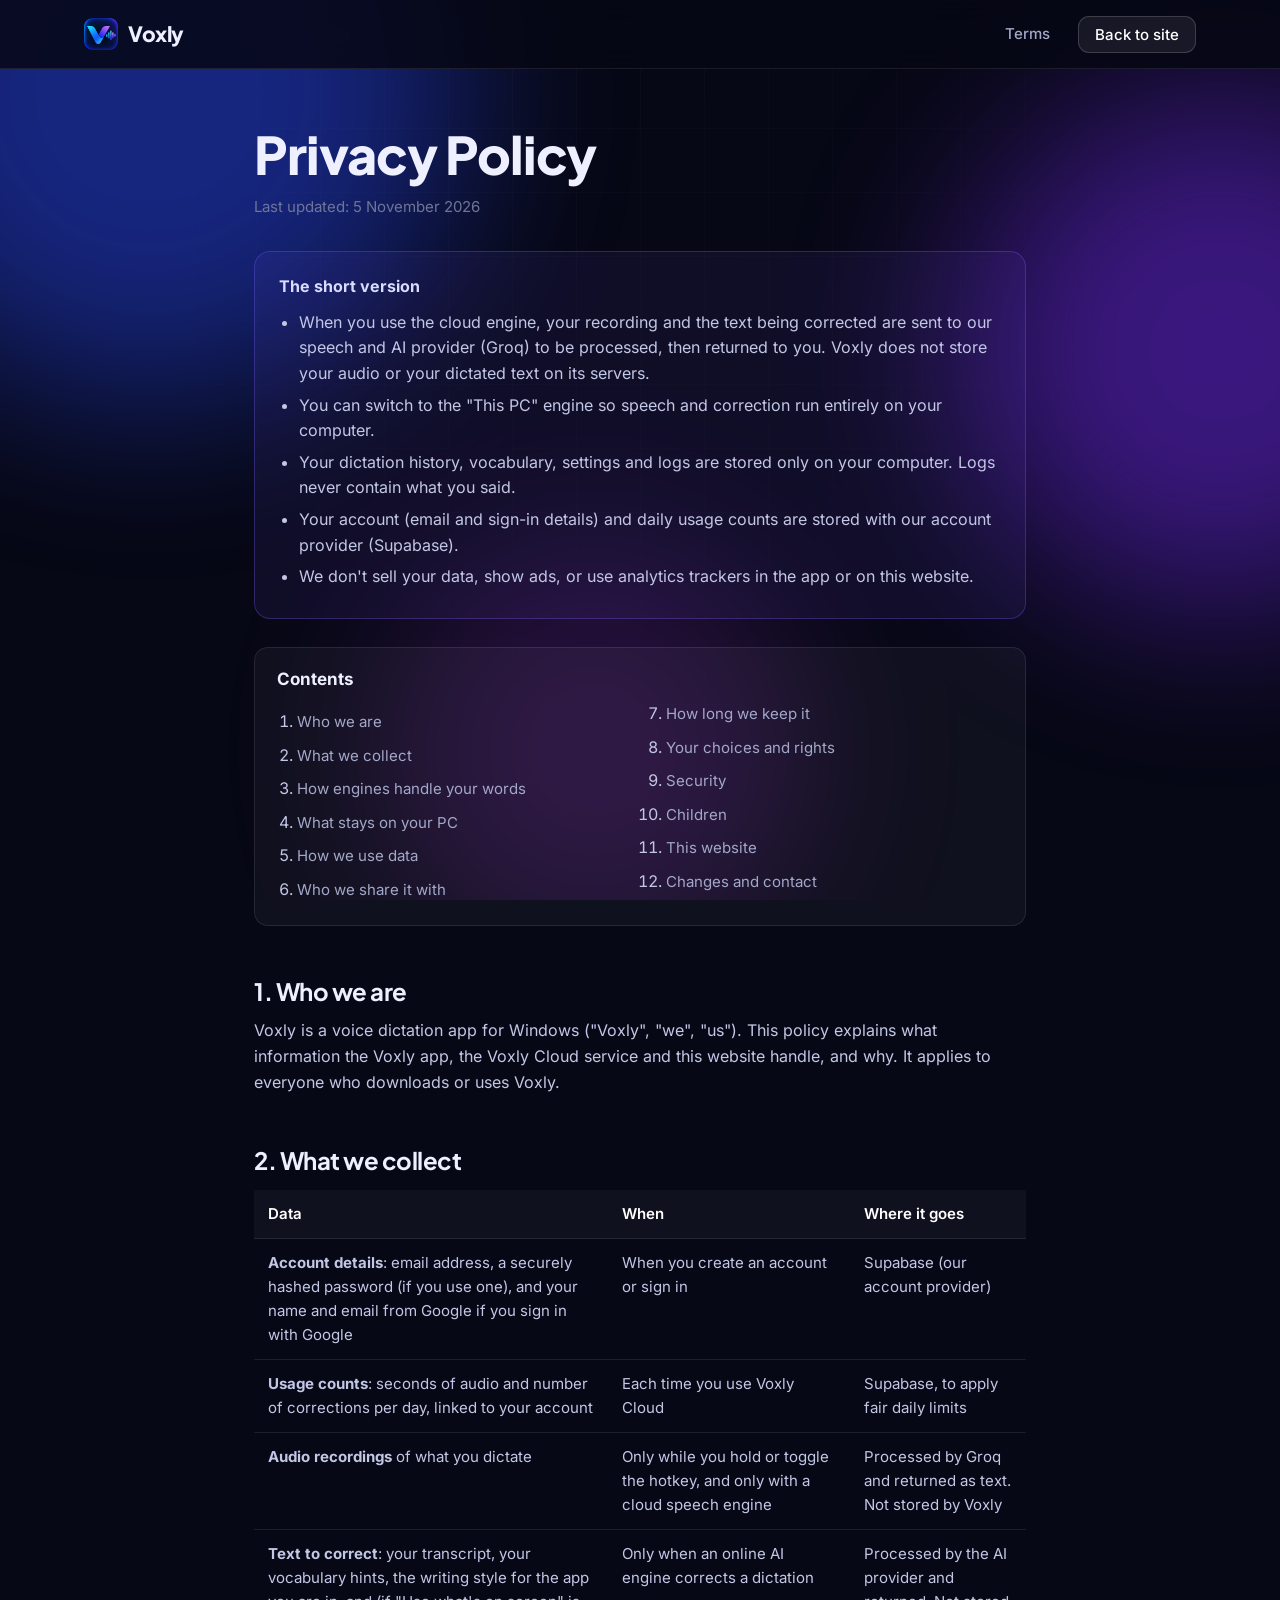
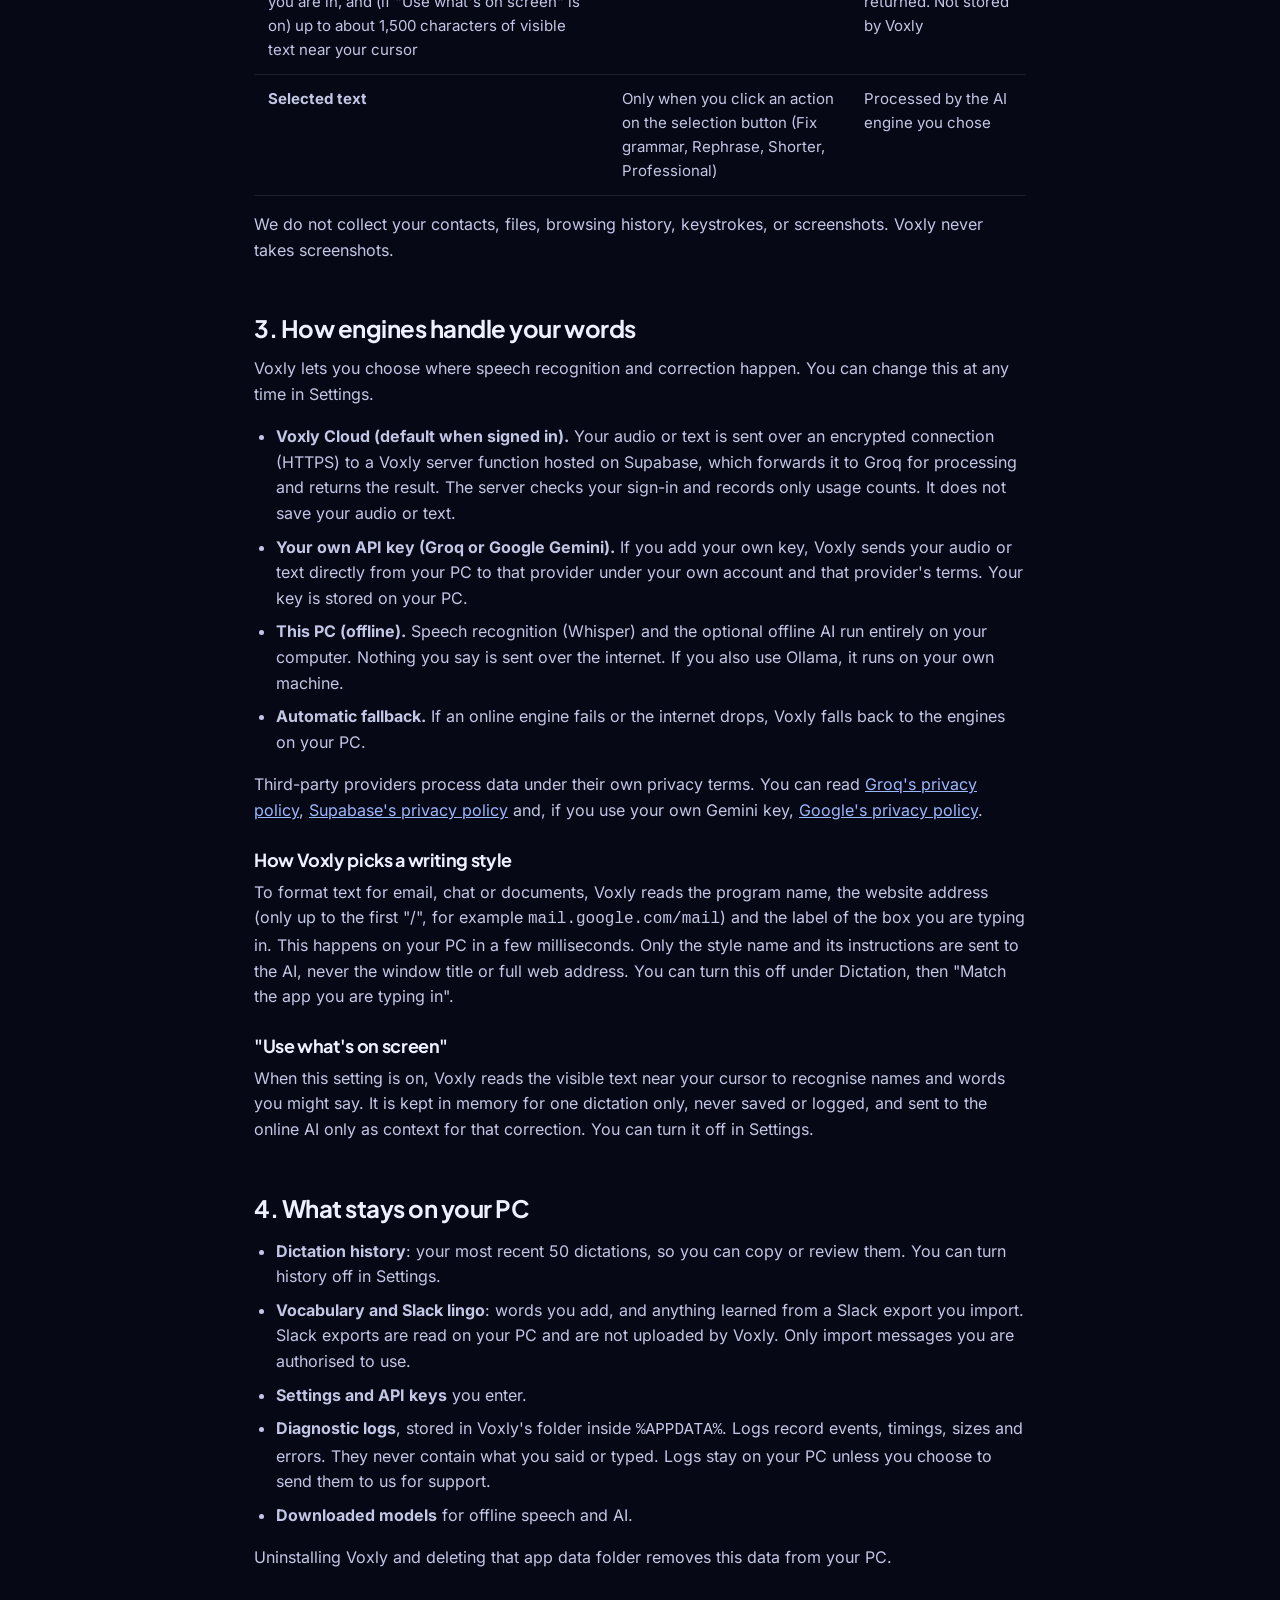
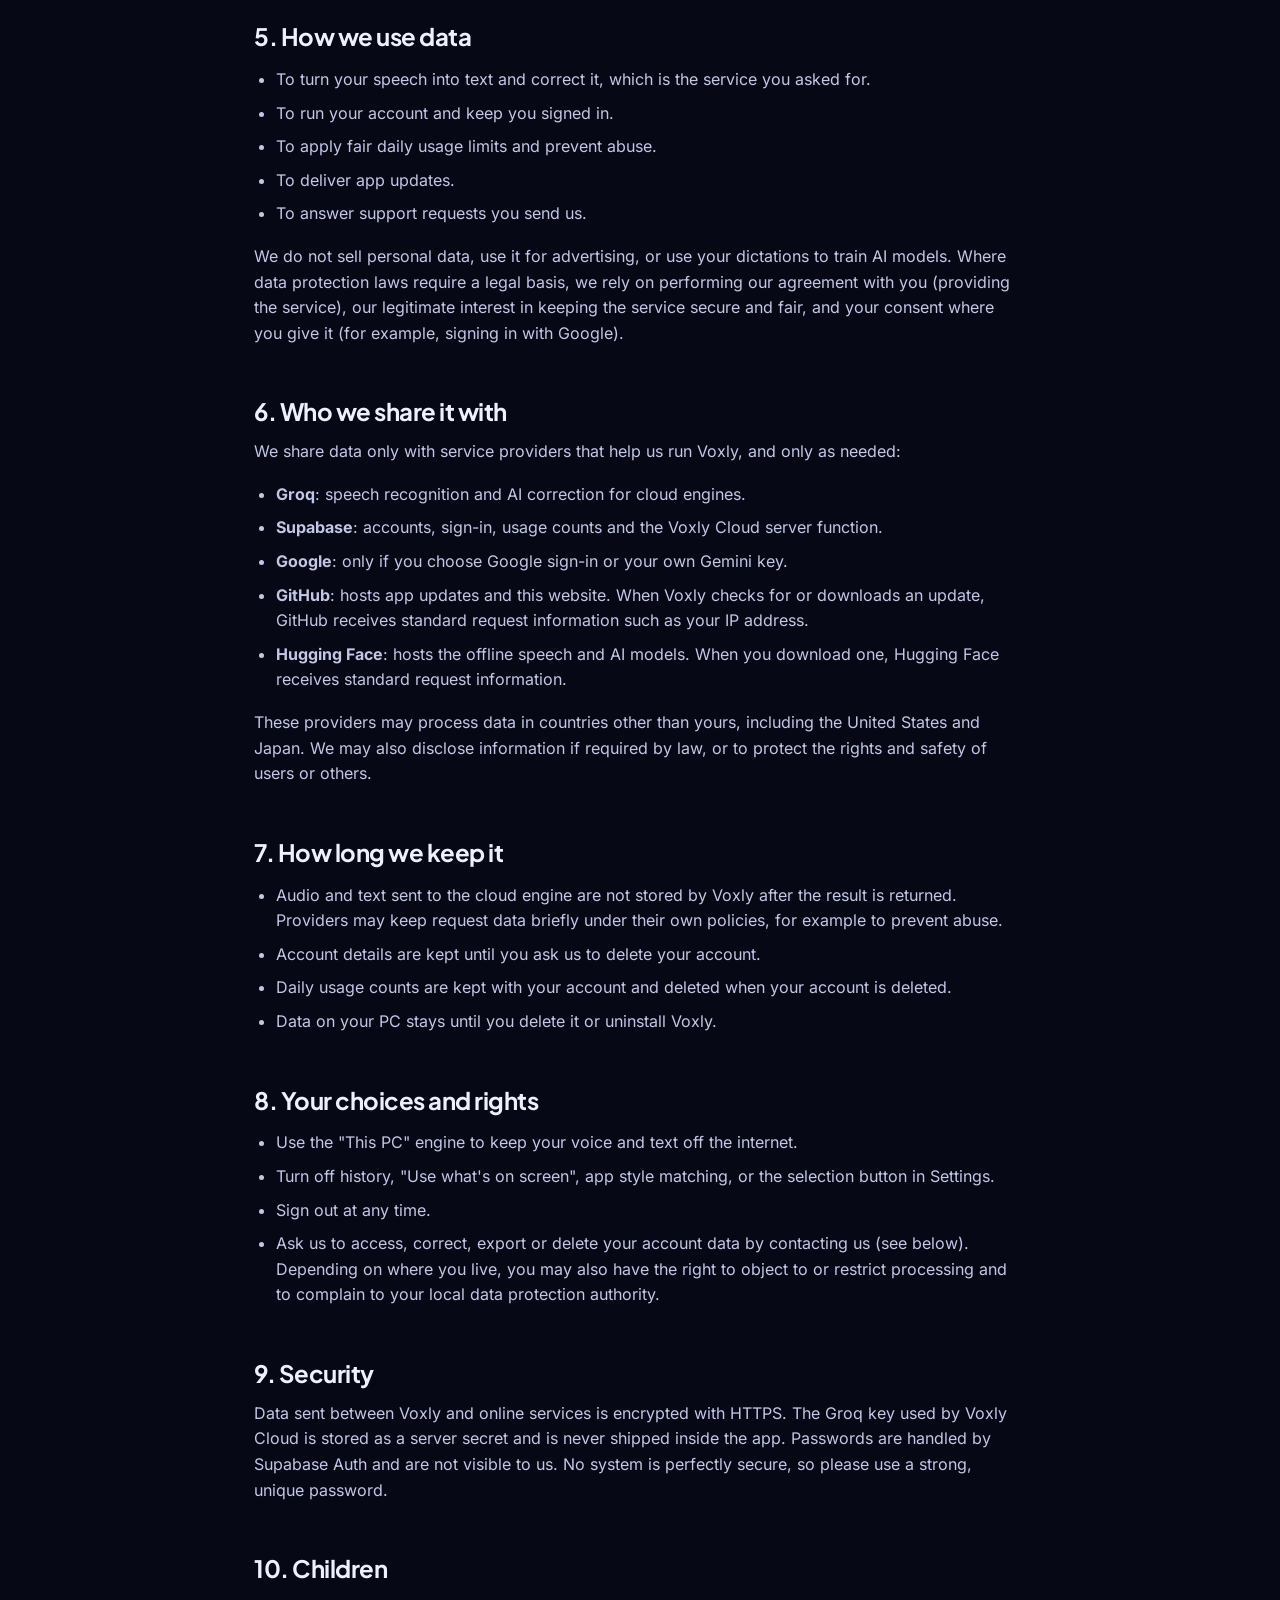
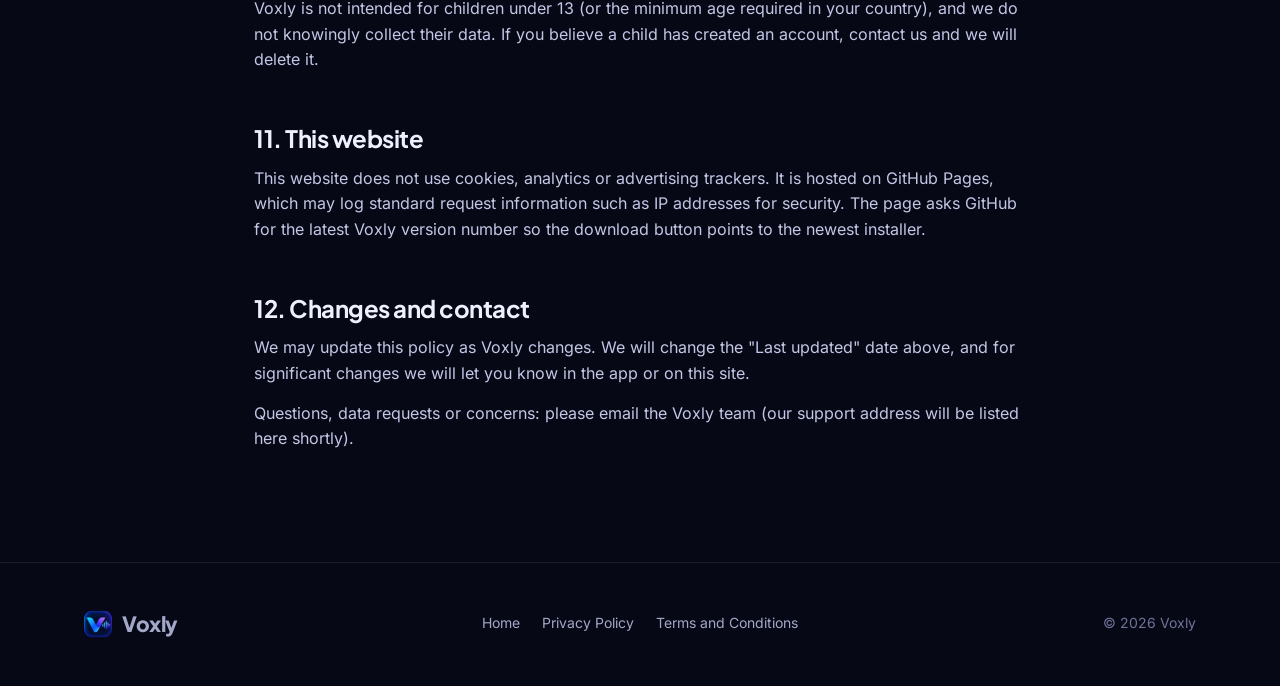
<file: docs/privacy.html>
<!doctype html>
<html lang="en">
<head>
<meta charset="utf-8">
<meta name="viewport" content="width=device-width, initial-scale=1">
<title>Privacy Policy · Voxly</title>
<meta name="description" content="How Voxly handles your voice, text, account and device data.">
<meta name="theme-color" content="#070815">
<link rel="icon" type="image/png" href="assets/logo.png">
<meta property="og:title" content="Voxly Privacy Policy">
<meta property="og:description" content="How Voxly handles your voice, text, account and device data.">
<meta property="og:image" content="https://voxly.snthropic.com/assets/og-image.png">
<link rel="stylesheet" href="assets/site.css">
</head>
<body>
<div class="aurora" aria-hidden="true"><span></span><span></span><span></span></div>
<header class="nav scrolled">
  <div class="wrap">
    <a class="brand" href="index.html"><img src="assets/logo.png" alt="" width="34" height="34">Voxly</a>
    <nav class="nav-links"><a href="terms.html">Terms</a><a class="btn btn-ghost btn-sm" href="index.html">Back to site</a></nav>
  </div>
</header>

<main class="legal">
  <div class="wrap">
    <h1>Privacy Policy</h1>
    <p class="updated">Last updated: 5 November 2026</p>

    <div class="summary">
      <b>The short version</b>
      <ul>
        <li>When you use the cloud engine, your recording and the text being corrected are sent to our speech and AI provider (Groq) to be processed, then returned to you. Voxly does not store your audio or your dictated text on its servers.</li>
        <li>You can switch to the "This PC" engine so speech and correction run entirely on your computer.</li>
        <li>Your dictation history, vocabulary, settings and logs are stored only on your computer. Logs never contain what you said.</li>
        <li>Your account (email and sign-in details) and daily usage counts are stored with our account provider (Supabase).</li>
        <li>We don't sell your data, show ads, or use analytics trackers in the app or on this website.</li>
      </ul>
    </div>

    <nav class="toc" aria-label="Contents">
      <b>Contents</b>
      <ol>
        <li><a href="#who">Who we are</a></li>
        <li><a href="#collect">What we collect</a></li>
        <li><a href="#engines">How engines handle your words</a></li>
        <li><a href="#local">What stays on your PC</a></li>
        <li><a href="#use">How we use data</a></li>
        <li><a href="#share">Who we share it with</a></li>
        <li><a href="#retention">How long we keep it</a></li>
        <li><a href="#rights">Your choices and rights</a></li>
        <li><a href="#security">Security</a></li>
        <li><a href="#children">Children</a></li>
        <li><a href="#website">This website</a></li>
        <li><a href="#changes">Changes and contact</a></li>
      </ol>
    </nav>

    <h2 id="who">1. Who we are</h2>
    <p>Voxly is a voice dictation app for Windows ("Voxly", "we", "us"). This policy explains what information the Voxly app, the Voxly Cloud service and this website handle, and why. It applies to everyone who downloads or uses Voxly.</p>

    <h2 id="collect">2. What we collect</h2>
    <table>
      <thead><tr><th>Data</th><th>When</th><th>Where it goes</th></tr></thead>
      <tbody>
        <tr><td><b>Account details</b>: email address, a securely hashed password (if you use one), and your name and email from Google if you sign in with Google</td><td>When you create an account or sign in</td><td>Supabase (our account provider)</td></tr>
        <tr><td><b>Usage counts</b>: seconds of audio and number of corrections per day, linked to your account</td><td>Each time you use Voxly Cloud</td><td>Supabase, to apply fair daily limits</td></tr>
        <tr><td><b>Audio recordings</b> of what you dictate</td><td>Only while you hold or toggle the hotkey, and only with a cloud speech engine</td><td>Processed by Groq and returned as text. Not stored by Voxly</td></tr>
        <tr><td><b>Text to correct</b>: your transcript, your vocabulary hints, the writing style for the app you are in, and (if "Use what's on screen" is on) up to about 1,500 characters of visible text near your cursor</td><td>Only when an online AI engine corrects a dictation</td><td>Processed by the AI provider and returned. Not stored by Voxly</td></tr>
        <tr><td><b>Selected text</b></td><td>Only when you click an action on the selection button (Fix grammar, Rephrase, Shorter, Professional)</td><td>Processed by the AI engine you chose</td></tr>
      </tbody>
    </table>
    <p>We do not collect your contacts, files, browsing history, keystrokes, or screenshots. Voxly never takes screenshots.</p>

    <h2 id="engines">3. How engines handle your words</h2>
    <p>Voxly lets you choose where speech recognition and correction happen. You can change this at any time in Settings.</p>
    <ul>
      <li><b>Voxly Cloud (default when signed in).</b> Your audio or text is sent over an encrypted connection (HTTPS) to a Voxly server function hosted on Supabase, which forwards it to Groq for processing and returns the result. The server checks your sign-in and records only usage counts. It does not save your audio or text.</li>
      <li><b>Your own API key (Groq or Google Gemini).</b> If you add your own key, Voxly sends your audio or text directly from your PC to that provider under your own account and that provider's terms. Your key is stored on your PC.</li>
      <li><b>This PC (offline).</b> Speech recognition (Whisper) and the optional offline AI run entirely on your computer. Nothing you say is sent over the internet. If you also use Ollama, it runs on your own machine.</li>
      <li><b>Automatic fallback.</b> If an online engine fails or the internet drops, Voxly falls back to the engines on your PC.</li>
    </ul>
    <p>Third-party providers process data under their own privacy terms. You can read <a href="https://groq.com/privacy-policy/" rel="noopener">Groq's privacy policy</a>, <a href="https://supabase.com/privacy" rel="noopener">Supabase's privacy policy</a> and, if you use your own Gemini key, <a href="https://policies.google.com/privacy" rel="noopener">Google's privacy policy</a>.</p>

    <h3>How Voxly picks a writing style</h3>
    <p>To format text for email, chat or documents, Voxly reads the program name, the website address (only up to the first "/", for example <code>mail.google.com/mail</code>) and the label of the box you are typing in. This happens on your PC in a few milliseconds. Only the style name and its instructions are sent to the AI, never the window title or full web address. You can turn this off under Dictation, then "Match the app you are typing in".</p>

    <h3>"Use what's on screen"</h3>
    <p>When this setting is on, Voxly reads the visible text near your cursor to recognise names and words you might say. It is kept in memory for one dictation only, never saved or logged, and sent to the online AI only as context for that correction. You can turn it off in Settings.</p>

    <h2 id="local">4. What stays on your PC</h2>
    <ul>
      <li><b>Dictation history</b>: your most recent 50 dictations, so you can copy or review them. You can turn history off in Settings.</li>
      <li><b>Vocabulary and Slack lingo</b>: words you add, and anything learned from a Slack export you import. Slack exports are read on your PC and are not uploaded by Voxly. Only import messages you are authorised to use.</li>
      <li><b>Settings and API keys</b> you enter.</li>
      <li><b>Diagnostic logs</b>, stored in Voxly's folder inside <code>%APPDATA%</code>. Logs record events, timings, sizes and errors. They never contain what you said or typed. Logs stay on your PC unless you choose to send them to us for support.</li>
      <li><b>Downloaded models</b> for offline speech and AI.</li>
    </ul>
    <p>Uninstalling Voxly and deleting that app data folder removes this data from your PC.</p>

    <h2 id="use">5. How we use data</h2>
    <ul>
      <li>To turn your speech into text and correct it, which is the service you asked for.</li>
      <li>To run your account and keep you signed in.</li>
      <li>To apply fair daily usage limits and prevent abuse.</li>
      <li>To deliver app updates.</li>
      <li>To answer support requests you send us.</li>
    </ul>
    <p>We do not sell personal data, use it for advertising, or use your dictations to train AI models. Where data protection laws require a legal basis, we rely on performing our agreement with you (providing the service), our legitimate interest in keeping the service secure and fair, and your consent where you give it (for example, signing in with Google).</p>

    <h2 id="share">6. Who we share it with</h2>
    <p>We share data only with service providers that help us run Voxly, and only as needed:</p>
    <ul>
      <li><b>Groq</b>: speech recognition and AI correction for cloud engines.</li>
      <li><b>Supabase</b>: accounts, sign-in, usage counts and the Voxly Cloud server function.</li>
      <li><b>Google</b>: only if you choose Google sign-in or your own Gemini key.</li>
      <li><b>GitHub</b>: hosts app updates and this website. When Voxly checks for or downloads an update, GitHub receives standard request information such as your IP address.</li>
      <li><b>Hugging Face</b>: hosts the offline speech and AI models. When you download one, Hugging Face receives standard request information.</li>
    </ul>
    <p>These providers may process data in countries other than yours, including the United States and Japan. We may also disclose information if required by law, or to protect the rights and safety of users or others.</p>

    <h2 id="retention">7. How long we keep it</h2>
    <ul>
      <li>Audio and text sent to the cloud engine are not stored by Voxly after the result is returned. Providers may keep request data briefly under their own policies, for example to prevent abuse.</li>
      <li>Account details are kept until you ask us to delete your account.</li>
      <li>Daily usage counts are kept with your account and deleted when your account is deleted.</li>
      <li>Data on your PC stays until you delete it or uninstall Voxly.</li>
    </ul>

    <h2 id="rights">8. Your choices and rights</h2>
    <ul>
      <li>Use the "This PC" engine to keep your voice and text off the internet.</li>
      <li>Turn off history, "Use what's on screen", app style matching, or the selection button in Settings.</li>
      <li>Sign out at any time.</li>
      <li>Ask us to access, correct, export or delete your account data by contacting us (see below). Depending on where you live, you may also have the right to object to or restrict processing and to complain to your local data protection authority.</li>
    </ul>

    <h2 id="security">9. Security</h2>
    <p>Data sent between Voxly and online services is encrypted with HTTPS. The Groq key used by Voxly Cloud is stored as a server secret and is never shipped inside the app. Passwords are handled by Supabase Auth and are not visible to us. No system is perfectly secure, so please use a strong, unique password.</p>

    <h2 id="children">10. Children</h2>
    <p>Voxly is not intended for children under 13 (or the minimum age required in your country), and we do not knowingly collect their data. If you believe a child has created an account, contact us and we will delete it.</p>

    <h2 id="website">11. This website</h2>
    <p>This website does not use cookies, analytics or advertising trackers. It is hosted on GitHub Pages, which may log standard request information such as IP addresses for security. The page asks GitHub for the latest Voxly version number so the download button points to the newest installer.</p>

    <h2 id="changes">12. Changes and contact</h2>
    <p>We may update this policy as Voxly changes. We will change the "Last updated" date above, and for significant changes we will let you know in the app or on this site.</p>
    <p>Questions, data requests or concerns: please email the Voxly team (our support address will be listed here shortly).</p>
  </div>
</main>

<footer>
  <div class="wrap">
    <a class="brand" href="index.html"><img src="assets/logo.png" alt="" style="width:28px;height:28px">Voxly</a>
    <nav><a href="index.html">Home</a><a href="privacy.html">Privacy Policy</a><a href="terms.html">Terms and Conditions</a></nav>
    <span>© 2026 Voxly</span>
  </div>
</footer>
</body>
</html>
</file>
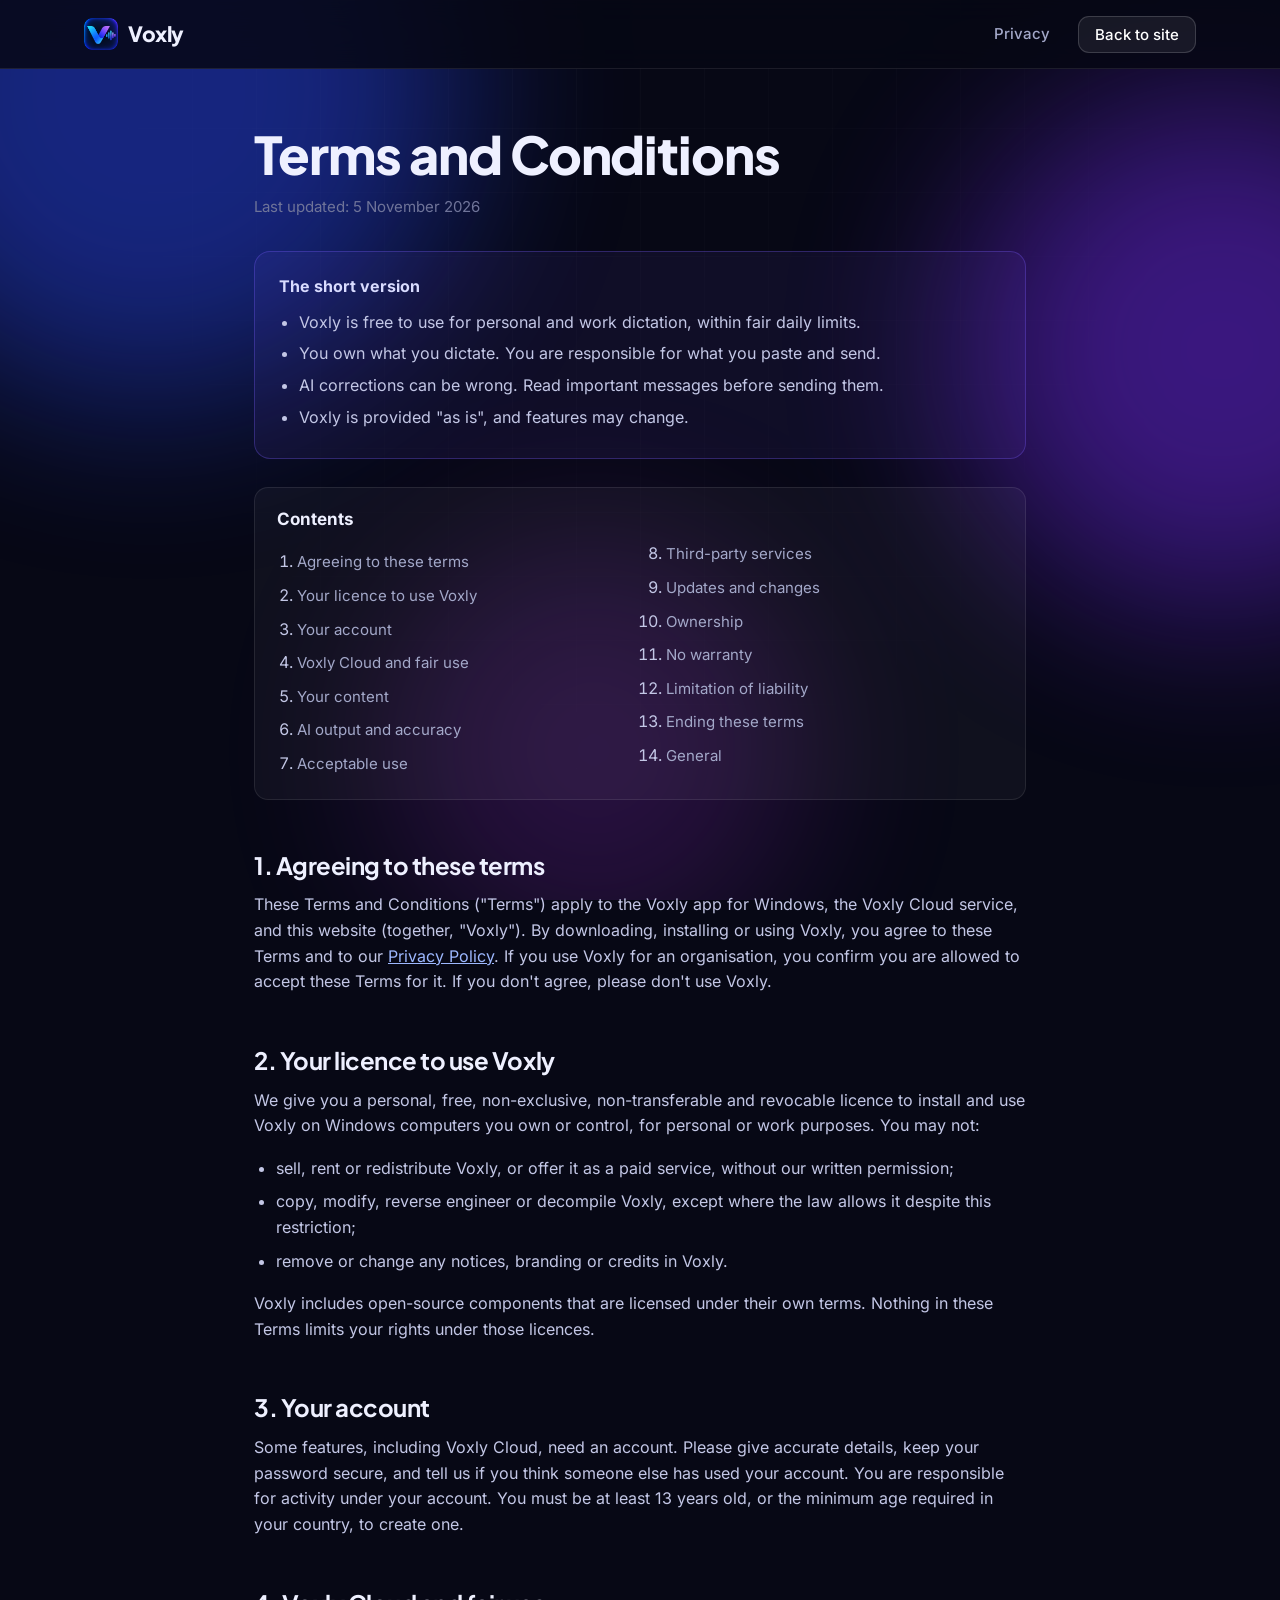
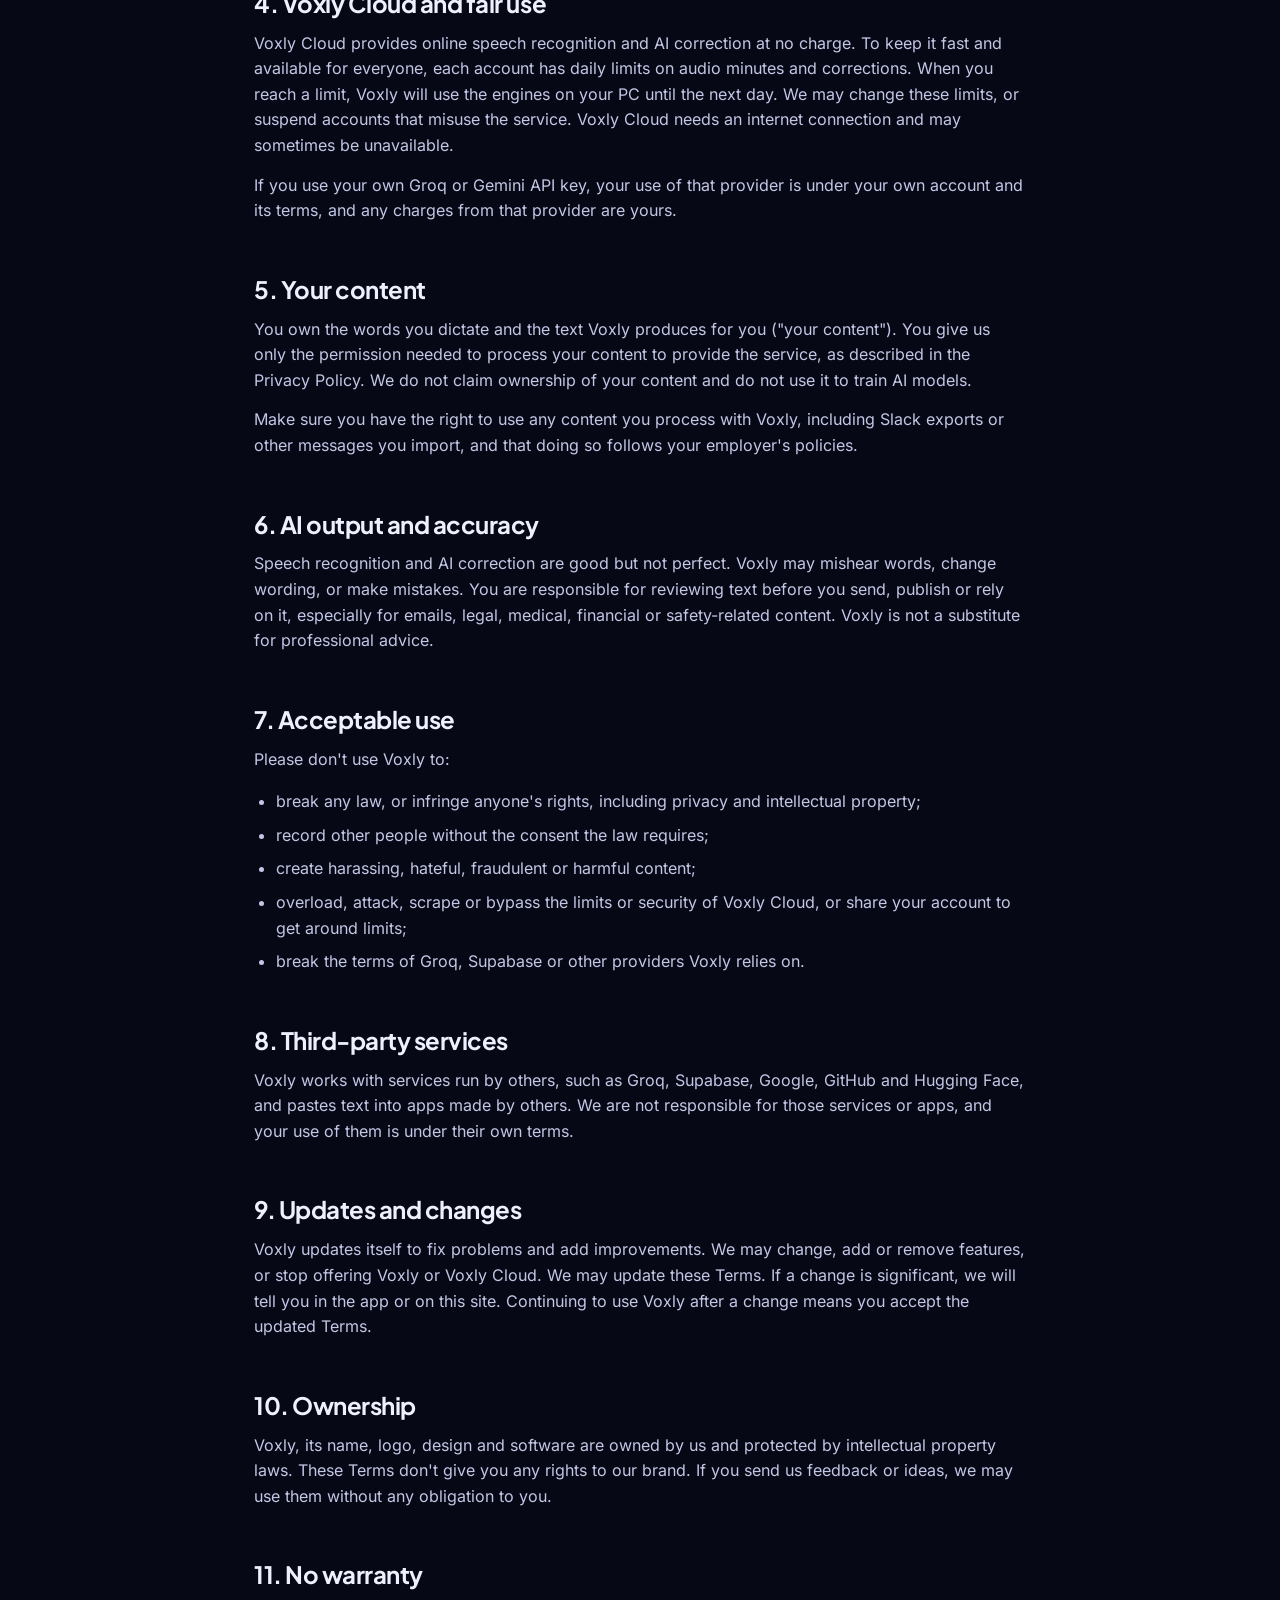
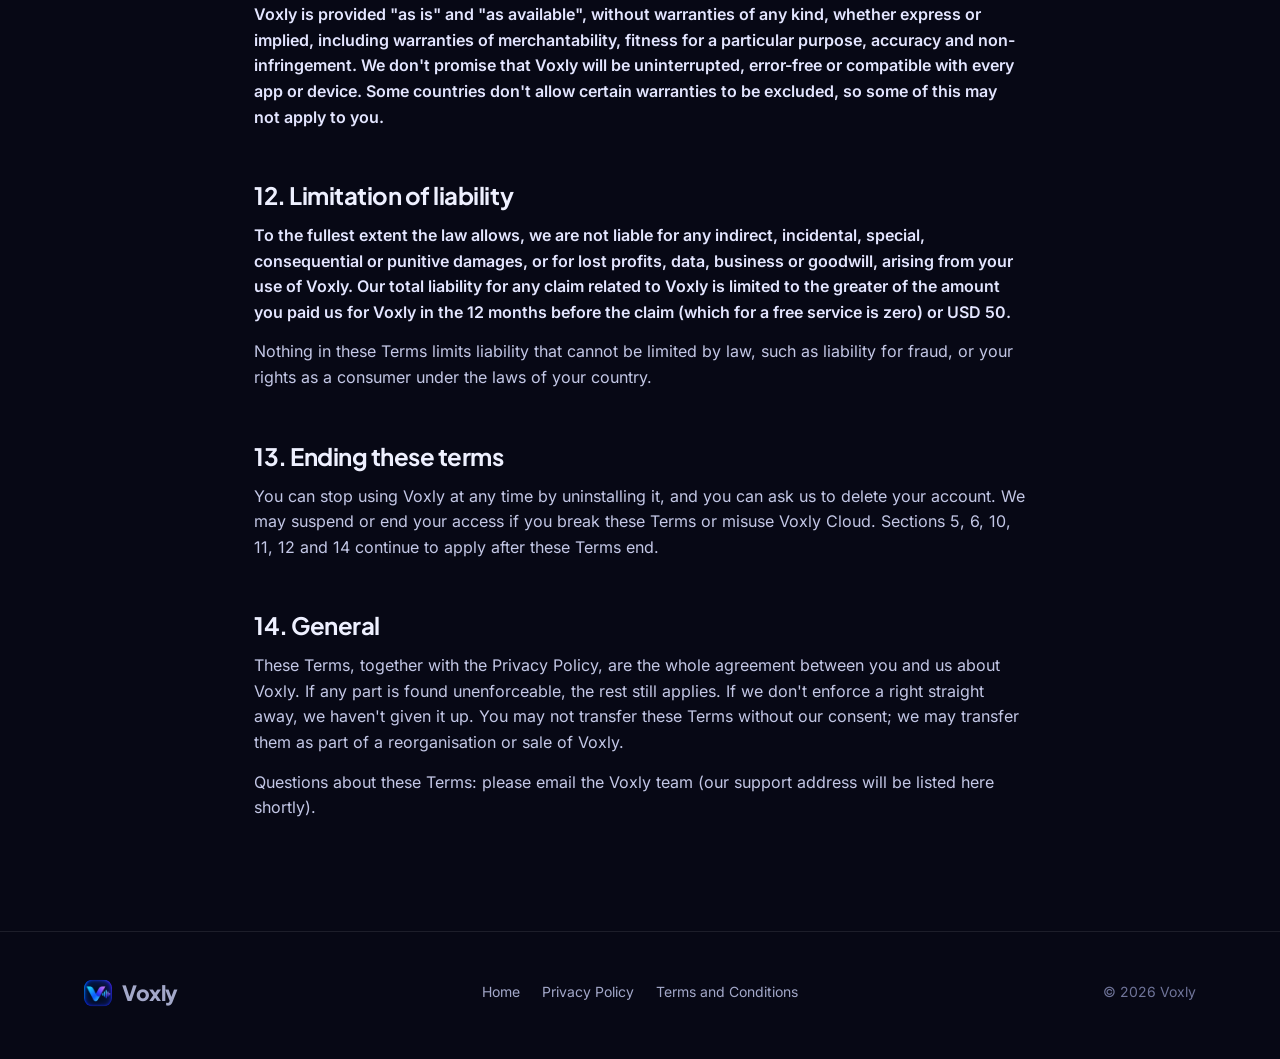
<file: docs/terms.html>
<!doctype html>
<html lang="en">
<head>
<meta charset="utf-8">
<meta name="viewport" content="width=device-width, initial-scale=1">
<title>Terms and Conditions · Voxly</title>
<meta name="description" content="The terms for downloading and using Voxly.">
<meta name="theme-color" content="#070815">
<link rel="icon" type="image/png" href="assets/logo.png">
<meta property="og:title" content="Voxly Terms and Conditions">
<meta property="og:description" content="The terms for downloading and using Voxly.">
<meta property="og:image" content="https://voxly.snthropic.com/assets/og-image.png">
<link rel="stylesheet" href="assets/site.css">
</head>
<body>
<div class="aurora" aria-hidden="true"><span></span><span></span><span></span></div>
<header class="nav scrolled">
  <div class="wrap">
    <a class="brand" href="index.html"><img src="assets/logo.png" alt="" width="34" height="34">Voxly</a>
    <nav class="nav-links"><a href="privacy.html">Privacy</a><a class="btn btn-ghost btn-sm" href="index.html">Back to site</a></nav>
  </div>
</header>

<main class="legal">
  <div class="wrap">
    <h1>Terms and Conditions</h1>
    <p class="updated">Last updated: 5 November 2026</p>

    <div class="summary">
      <b>The short version</b>
      <ul>
        <li>Voxly is free to use for personal and work dictation, within fair daily limits.</li>
        <li>You own what you dictate. You are responsible for what you paste and send.</li>
        <li>AI corrections can be wrong. Read important messages before sending them.</li>
        <li>Voxly is provided "as is", and features may change.</li>
      </ul>
    </div>

    <nav class="toc" aria-label="Contents">
      <b>Contents</b>
      <ol>
        <li><a href="#accept">Agreeing to these terms</a></li>
        <li><a href="#licence">Your licence to use Voxly</a></li>
        <li><a href="#account">Your account</a></li>
        <li><a href="#cloud">Voxly Cloud and fair use</a></li>
        <li><a href="#content">Your content</a></li>
        <li><a href="#ai">AI output and accuracy</a></li>
        <li><a href="#acceptable">Acceptable use</a></li>
        <li><a href="#third">Third-party services</a></li>
        <li><a href="#updates">Updates and changes</a></li>
        <li><a href="#ip">Ownership</a></li>
        <li><a href="#warranty">No warranty</a></li>
        <li><a href="#liability">Limitation of liability</a></li>
        <li><a href="#end">Ending these terms</a></li>
        <li><a href="#general">General</a></li>
      </ol>
    </nav>

    <h2 id="accept">1. Agreeing to these terms</h2>
    <p>These Terms and Conditions ("Terms") apply to the Voxly app for Windows, the Voxly Cloud service, and this website (together, "Voxly"). By downloading, installing or using Voxly, you agree to these Terms and to our <a href="privacy.html">Privacy Policy</a>. If you use Voxly for an organisation, you confirm you are allowed to accept these Terms for it. If you don't agree, please don't use Voxly.</p>

    <h2 id="licence">2. Your licence to use Voxly</h2>
    <p>We give you a personal, free, non-exclusive, non-transferable and revocable licence to install and use Voxly on Windows computers you own or control, for personal or work purposes. You may not:</p>
    <ul>
      <li>sell, rent or redistribute Voxly, or offer it as a paid service, without our written permission;</li>
      <li>copy, modify, reverse engineer or decompile Voxly, except where the law allows it despite this restriction;</li>
      <li>remove or change any notices, branding or credits in Voxly.</li>
    </ul>
    <p>Voxly includes open-source components that are licensed under their own terms. Nothing in these Terms limits your rights under those licences.</p>

    <h2 id="account">3. Your account</h2>
    <p>Some features, including Voxly Cloud, need an account. Please give accurate details, keep your password secure, and tell us if you think someone else has used your account. You are responsible for activity under your account. You must be at least 13 years old, or the minimum age required in your country, to create one.</p>

    <h2 id="cloud">4. Voxly Cloud and fair use</h2>
    <p>Voxly Cloud provides online speech recognition and AI correction at no charge. To keep it fast and available for everyone, each account has daily limits on audio minutes and corrections. When you reach a limit, Voxly will use the engines on your PC until the next day. We may change these limits, or suspend accounts that misuse the service. Voxly Cloud needs an internet connection and may sometimes be unavailable.</p>
    <p>If you use your own Groq or Gemini API key, your use of that provider is under your own account and its terms, and any charges from that provider are yours.</p>

    <h2 id="content">5. Your content</h2>
    <p>You own the words you dictate and the text Voxly produces for you ("your content"). You give us only the permission needed to process your content to provide the service, as described in the Privacy Policy. We do not claim ownership of your content and do not use it to train AI models.</p>
    <p>Make sure you have the right to use any content you process with Voxly, including Slack exports or other messages you import, and that doing so follows your employer's policies.</p>

    <h2 id="ai">6. AI output and accuracy</h2>
    <p>Speech recognition and AI correction are good but not perfect. Voxly may mishear words, change wording, or make mistakes. You are responsible for reviewing text before you send, publish or rely on it, especially for emails, legal, medical, financial or safety-related content. Voxly is not a substitute for professional advice.</p>

    <h2 id="acceptable">7. Acceptable use</h2>
    <p>Please don't use Voxly to:</p>
    <ul>
      <li>break any law, or infringe anyone's rights, including privacy and intellectual property;</li>
      <li>record other people without the consent the law requires;</li>
      <li>create harassing, hateful, fraudulent or harmful content;</li>
      <li>overload, attack, scrape or bypass the limits or security of Voxly Cloud, or share your account to get around limits;</li>
      <li>break the terms of Groq, Supabase or other providers Voxly relies on.</li>
    </ul>

    <h2 id="third">8. Third-party services</h2>
    <p>Voxly works with services run by others, such as Groq, Supabase, Google, GitHub and Hugging Face, and pastes text into apps made by others. We are not responsible for those services or apps, and your use of them is under their own terms.</p>

    <h2 id="updates">9. Updates and changes</h2>
    <p>Voxly updates itself to fix problems and add improvements. We may change, add or remove features, or stop offering Voxly or Voxly Cloud. We may update these Terms. If a change is significant, we will tell you in the app or on this site. Continuing to use Voxly after a change means you accept the updated Terms.</p>

    <h2 id="ip">10. Ownership</h2>
    <p>Voxly, its name, logo, design and software are owned by us and protected by intellectual property laws. These Terms don't give you any rights to our brand. If you send us feedback or ideas, we may use them without any obligation to you.</p>

    <h2 id="warranty">11. No warranty</h2>
    <p class="caps">Voxly is provided "as is" and "as available", without warranties of any kind, whether express or implied, including warranties of merchantability, fitness for a particular purpose, accuracy and non-infringement. We don't promise that Voxly will be uninterrupted, error-free or compatible with every app or device. Some countries don't allow certain warranties to be excluded, so some of this may not apply to you.</p>

    <h2 id="liability">12. Limitation of liability</h2>
    <p class="caps">To the fullest extent the law allows, we are not liable for any indirect, incidental, special, consequential or punitive damages, or for lost profits, data, business or goodwill, arising from your use of Voxly. Our total liability for any claim related to Voxly is limited to the greater of the amount you paid us for Voxly in the 12 months before the claim (which for a free service is zero) or USD 50.</p>
    <p>Nothing in these Terms limits liability that cannot be limited by law, such as liability for fraud, or your rights as a consumer under the laws of your country.</p>

    <h2 id="end">13. Ending these terms</h2>
    <p>You can stop using Voxly at any time by uninstalling it, and you can ask us to delete your account. We may suspend or end your access if you break these Terms or misuse Voxly Cloud. Sections 5, 6, 10, 11, 12 and 14 continue to apply after these Terms end.</p>

    <h2 id="general">14. General</h2>
    <p>These Terms, together with the Privacy Policy, are the whole agreement between you and us about Voxly. If any part is found unenforceable, the rest still applies. If we don't enforce a right straight away, we haven't given it up. You may not transfer these Terms without our consent; we may transfer them as part of a reorganisation or sale of Voxly.</p>
    <p>Questions about these Terms: please email the Voxly team (our support address will be listed here shortly).</p>
  </div>
</main>

<footer>
  <div class="wrap">
    <a class="brand" href="index.html"><img src="assets/logo.png" alt="" style="width:28px;height:28px">Voxly</a>
    <nav><a href="index.html">Home</a><a href="privacy.html">Privacy Policy</a><a href="terms.html">Terms and Conditions</a></nav>
    <span>© 2026 Voxly</span>
  </div>
</footer>
</body>
</html>
</file>
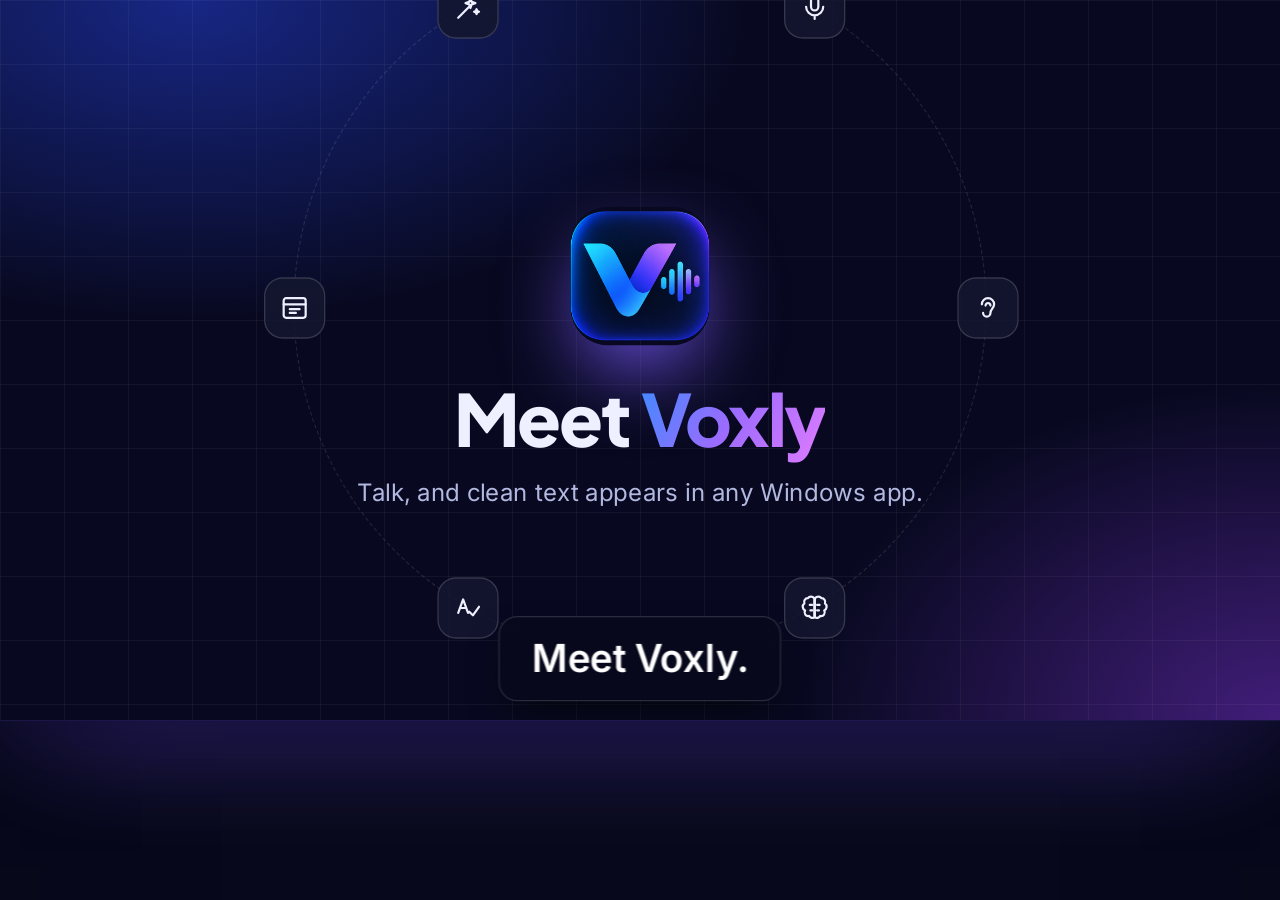
<file: docs/video.html>
<!doctype html>
<html lang="en"><head><meta charset="utf-8"><meta name="viewport" content="width=device-width, initial-scale=1">
<title>Voxly demo</title><meta name="robots" content="noindex">
<link rel="icon" type="image/png" href="assets/logo.png">
<link rel="stylesheet" href="assets/site.css"><link rel="stylesheet" href="assets/video.css">
<style>body{margin:0;background:#07081a}#voxlyVideo{border-radius:0;border:0;max-width:none}.vv-cap{max-width:860px;bottom:14px}.vv-cap p{font-size:29px!important;padding:12px 24px;line-height:1.3}</style>
</head><body><div id="voxlyVideo" data-logo="assets/logo.png" data-full></div><script src="assets/video.js"></script></body></html>
</file>
<file: docs/assets/site.css>
@font-face {
  font-family: "Inter";
  src: url("fonts/inter-var.woff2") format("woff2");
  font-weight: 100 900;
  font-display: swap;
}
@font-face {
  font-family: "Jakarta";
  src: url("fonts/jakarta-var.woff2") format("woff2");
  font-weight: 200 800;
  font-display: swap;
}

:root {
  --bg: #070815;
  --bg-2: #0c0e22;
  --surface: rgba(255, 255, 255, 0.04);
  --surface-2: rgba(255, 255, 255, 0.07);
  --line: rgba(255, 255, 255, 0.09);
  --line-2: rgba(255, 255, 255, 0.16);
  --text: #eef0ff;
  --muted: #a3a8c9;
  --faint: #6f7499;
  --blue: #3d8bff;
  --violet: #8b5cf6;
  --pink: #d16cff;
  --cyan: #38d9f5;
  --green: #3ddc97;
  --grad: linear-gradient(120deg, #3d8bff 0%, #7c5cff 50%, #d16cff 100%);
  --radius: 18px;
  --shadow: 0 30px 80px -20px rgba(10, 6, 40, 0.8);
  --maxw: 1160px;
  color-scheme: dark;
}

* { box-sizing: border-box; }
html { scroll-behavior: smooth; -webkit-text-size-adjust: 100%; }
@media (prefers-reduced-motion: reduce) {
  html { scroll-behavior: auto; }
  *, *::before, *::after { animation-duration: 0.001ms !important; animation-iteration-count: 1 !important; transition-duration: 0.001ms !important; }
}
body {
  margin: 0;
  background: var(--bg);
  color: var(--text);
  font-family: "Inter", system-ui, -apple-system, "Segoe UI", Roboto, sans-serif;
  font-size: 17px;
  line-height: 1.6;
  -webkit-font-smoothing: antialiased;
  overflow-x: hidden;
}
img { max-width: 100%; display: block; }
a { color: inherit; }
h1, h2, h3, h4 { font-family: "Jakarta", "Inter", system-ui, sans-serif; line-height: 1.12; margin: 0; letter-spacing: -0.02em; }
p { margin: 0; }
.wrap { width: 100%; max-width: var(--maxw); margin: 0 auto; padding: 0 24px; }
@media (max-width: 600px) { .wrap { padding: 0 16px; } body { font-size: 16px; } }
.grad-text { background: var(--grad); -webkit-background-clip: text; background-clip: text; color: transparent; }
.sr-only { position: absolute; width: 1px; height: 1px; overflow: hidden; clip: rect(0 0 0 0); white-space: nowrap; }
kbd {
  font-family: "Inter", system-ui, sans-serif;
  font-size: 0.82em; font-weight: 600;
  display: inline-block; padding: 2px 9px; border-radius: 7px;
  background: linear-gradient(#22264a, #171a36);
  border: 1px solid var(--line-2); border-bottom-width: 3px;
  color: #fff; line-height: 1.5;
}

/* ---------- Background ---------- */
.aurora { position: fixed; inset: 0; z-index: -1; pointer-events: none; overflow: hidden; }
.aurora span {
  position: absolute; border-radius: 50%; filter: blur(90px); opacity: 0.45;
  animation: drift 22s ease-in-out infinite alternate;
}
.aurora span:nth-child(1) { width: 620px; height: 620px; background: #2a4bff; top: -220px; left: -160px; }
.aurora span:nth-child(2) { width: 520px; height: 520px; background: #7a2cff; top: 10%; right: -200px; animation-delay: -8s; }
.aurora span:nth-child(3) { width: 420px; height: 420px; background: #c03cff; top: 60%; left: 30%; opacity: 0.18; animation-delay: -14s; }
.aurora::after {
  content: ""; position: absolute; inset: 0;
  background-image: linear-gradient(var(--line) 1px, transparent 1px), linear-gradient(90deg, var(--line) 1px, transparent 1px);
  background-size: 64px 64px; opacity: 0.25;
  mask-image: radial-gradient(ellipse at 50% 0%, #000 0%, transparent 70%);
  -webkit-mask-image: radial-gradient(ellipse at 50% 0%, #000 0%, transparent 70%);
}
@keyframes drift { to { transform: translate(80px, 60px) scale(1.15); } }

/* ---------- Nav ---------- */
.nav {
  position: sticky; top: 0; z-index: 50;
  backdrop-filter: blur(14px); -webkit-backdrop-filter: blur(14px);
  background: rgba(7, 8, 21, 0.6);
  border-bottom: 1px solid transparent; transition: border-color .3s, background .3s;
}
.nav.scrolled { border-bottom-color: var(--line); background: rgba(7, 8, 21, 0.85); }
.nav .wrap { display: flex; align-items: center; justify-content: space-between; height: 68px; gap: 16px; }
.brand { display: flex; align-items: center; gap: 10px; text-decoration: none; font-family: "Jakarta", sans-serif; font-weight: 800; font-size: 21px; letter-spacing: -0.02em; }
.brand img { width: 34px; height: 34px; border-radius: 9px; }
.nav-links { display: flex; gap: 28px; align-items: center; }
.nav-links a { text-decoration: none; color: var(--muted); font-size: 15px; font-weight: 500; transition: color .2s; }
.nav-links a:hover { color: #fff; }
@media (max-width: 860px) { .nav-links a.hide-sm { display: none; } }

/* ---------- Buttons ---------- */
.btn {
  display: inline-flex; align-items: center; justify-content: center; gap: 10px;
  padding: 14px 24px; border-radius: 14px; border: 0; cursor: pointer;
  font: 600 16px/1 "Inter", sans-serif; text-decoration: none; white-space: nowrap;
  transition: transform .2s, box-shadow .2s, background .2s;
}
.btn-primary { background: var(--grad); color: #fff; box-shadow: 0 10px 30px -8px rgba(124, 92, 255, 0.7), inset 0 1px 0 rgba(255,255,255,.25); }
.btn-primary:hover { transform: translateY(-2px); box-shadow: 0 16px 40px -8px rgba(124, 92, 255, 0.9), inset 0 1px 0 rgba(255,255,255,.25); }
.btn-ghost { background: var(--surface-2); color: #fff; border: 1px solid var(--line-2); }
.btn-ghost:hover { background: rgba(255,255,255,0.12); }
.btn-sm { padding: 10px 16px; font-size: 14px; border-radius: 11px; }
.btn svg { width: 18px; height: 18px; flex: none; }

/* ---------- Hero ---------- */
.hero { padding: 72px 0 40px; position: relative; }
.hero .wrap { display: grid; grid-template-columns: 1.02fr 1fr; gap: 56px; align-items: center; }
@media (max-width: 980px) { .hero .wrap { grid-template-columns: 1fr; gap: 48px; } .hero { padding-top: 48px; } }
.eyebrow {
  display: inline-flex; align-items: center; gap: 8px;
  padding: 6px 14px 6px 8px; border-radius: 999px;
  background: var(--surface-2); border: 1px solid var(--line-2);
  font-size: 13.5px; color: var(--muted); font-weight: 500;
}
.eyebrow b { background: var(--grad); color: #fff; padding: 2px 9px; border-radius: 999px; font-size: 12px; font-weight: 700; }
.hero h1 { font-size: clamp(42px, 6.2vw, 74px); font-weight: 800; margin: 22px 0 20px; }
.hero .lede { font-size: clamp(17px, 1.6vw, 20px); color: var(--muted); max-width: 560px; }
.hero .lede kbd { font-size: 0.8em; }
.cta-row { display: flex; gap: 14px; flex-wrap: wrap; margin-top: 34px; }
.cta-note { margin-top: 16px; font-size: 14px; color: var(--faint); display: flex; gap: 18px; flex-wrap: wrap; }
.cta-note span { display: inline-flex; align-items: center; gap: 6px; }
.cta-note svg { width: 15px; height: 15px; color: var(--green); }

/* ---------- Demo ---------- */
.demo { position: relative; perspective: 1400px; }
.demo-glow { position: absolute; inset: 8% 4%; background: var(--grad); filter: blur(70px); opacity: 0.35; border-radius: 40px; z-index: -1; }
.window {
  background: linear-gradient(180deg, #14172f, #0e1026);
  border: 1px solid var(--line-2); border-radius: 20px;
  box-shadow: var(--shadow), inset 0 1px 0 rgba(255,255,255,0.06);
  overflow: hidden; transform: rotateY(-6deg) rotateX(3deg); transition: transform .6s;
}
.demo:hover .window { transform: none; }
@media (max-width: 980px) { .window { transform: none; } }
.win-bar { display: flex; align-items: center; gap: 12px; padding: 12px 16px; border-bottom: 1px solid var(--line); background: rgba(255,255,255,0.02); }
.win-dots { display: flex; gap: 7px; }
.win-dots i { width: 11px; height: 11px; border-radius: 50%; background: #2c3058; }
.win-title { font-size: 13px; color: var(--muted); font-weight: 500; display: flex; align-items: center; gap: 8px; }
.win-title .app-ico { width: 18px; height: 18px; border-radius: 5px; display: grid; place-items: center; font-size: 11px; font-weight: 800; color: #fff; }
.win-tabs { margin-left: auto; display: flex; gap: 4px; }
.win-tabs button {
  border: 0; background: transparent; color: var(--faint); font: 600 12px "Inter", sans-serif;
  padding: 5px 10px; border-radius: 8px; cursor: pointer; transition: all .2s;
}
.win-tabs button.on { background: var(--surface-2); color: #fff; }
.win-body { padding: 20px; min-height: 340px; display: flex; flex-direction: column; gap: 14px; position: relative; }
.msg { display: flex; gap: 12px; }
.avatar { width: 34px; height: 34px; border-radius: 10px; flex: none; display: grid; place-items: center; font-weight: 700; font-size: 13px; color: #fff; }
.msg .who { font-size: 14px; font-weight: 700; }
.msg .who small { color: var(--faint); font-weight: 500; margin-left: 6px; font-size: 12px; }
.msg .txt { font-size: 14.5px; color: #cfd3f2; white-space: pre-line; }
.compose {
  margin-top: auto; border: 1px solid var(--line-2); border-radius: 14px; padding: 14px 16px;
  background: rgba(0,0,0,0.25); min-height: 92px; font-size: 14.5px; position: relative;
}
.compose .placeholder { color: var(--faint); }
.compose .typed { color: #fff; white-space: pre-wrap; }
.compose .raw { color: var(--faint); font-style: italic; }
.caret { display: inline-block; width: 2px; height: 1.05em; background: var(--cyan); vertical-align: -2px; margin-left: 1px; animation: blink 1s steps(1) infinite; }
@keyframes blink { 50% { opacity: 0; } }
.vocab-hl { background: rgba(61, 220, 151, 0.16); color: #7ff0bf; border-radius: 4px; padding: 0 3px; }

/* Floating recorder pill */
.pill {
  position: absolute; left: 50%; bottom: 120px; transform: translate(-50%, 14px) scale(0.92);
  display: flex; align-items: center; gap: 12px; padding: 10px 16px 10px 12px;
  background: rgba(14, 16, 38, 0.92); border: 1px solid var(--line-2); border-radius: 999px;
  box-shadow: 0 18px 40px -10px rgba(0,0,0,0.8), 0 0 0 6px rgba(124,92,255,0.12);
  backdrop-filter: blur(10px); opacity: 0; transition: all .35s cubic-bezier(.2,.9,.3,1.3); z-index: 3;
  font-size: 13px; font-weight: 600; white-space: nowrap;
}
.pill.show { opacity: 1; transform: translate(-50%, 0) scale(1); }
.pill .dot { width: 10px; height: 10px; border-radius: 50%; background: #ff4d6d; box-shadow: 0 0 0 0 rgba(255,77,109,.6); animation: pulse 1.4s infinite; }
.pill.working .dot { background: var(--violet); animation: none; }
@keyframes pulse { 70% { box-shadow: 0 0 0 9px rgba(255,77,109,0); } 100% { box-shadow: 0 0 0 0 rgba(255,77,109,0); } }
.bars { display: flex; align-items: center; gap: 3px; height: 22px; }
.bars i { width: 3px; border-radius: 3px; background: var(--grad); height: 4px; transition: height .09s; }
.pill .state { color: var(--muted); min-width: 92px; }
.pill .spin { width: 14px; height: 14px; border-radius: 50%; border: 2px solid rgba(255,255,255,.15); border-top-color: var(--pink); animation: spin .7s linear infinite; display: none; }
.pill.working .spin { display: block; }
.pill.working .bars { display: none; }
@keyframes spin { to { transform: rotate(360deg); } }
.keys-hint {
  position: absolute; top: -18px; right: 18px; z-index: 4;
  display: flex; gap: 6px; align-items: center; padding: 8px 12px; border-radius: 12px;
  background: #11142c; border: 1px solid var(--line-2); font-size: 12px; color: var(--muted);
  box-shadow: 0 10px 30px -10px rgba(0,0,0,.7); transition: all .2s;
}
.keys-hint kbd { transition: all .15s; }
.keys-hint.down kbd { transform: translateY(2px); border-bottom-width: 1px; background: var(--grad); }
.timer-chip {
  position: absolute; left: -18px; bottom: 40px; z-index: 4;
  padding: 10px 14px; border-radius: 14px; background: #11142c; border: 1px solid var(--line-2);
  box-shadow: 0 10px 30px -10px rgba(0,0,0,.7); font-size: 12px; color: var(--muted);
  opacity: 0; transform: translateY(8px); transition: all .4s;
}
.timer-chip.show { opacity: 1; transform: none; }
.timer-chip b { display: block; font-size: 20px; color: #fff; font-family: "Jakarta", sans-serif; }
@media (max-width: 600px) { .win-body { min-height: 360px; padding: 16px; } .win-tabs button { padding: 5px 7px; } }

/* ---------- Logos strip / stats ---------- */
.stats { padding: 40px 0 20px; }
.stats-grid { display: grid; grid-template-columns: repeat(4, 1fr); gap: 16px; }
@media (max-width: 860px) { .stats-grid { grid-template-columns: repeat(2, 1fr); } }
.stat { padding: 24px; border-radius: var(--radius); background: var(--surface); border: 1px solid var(--line); }
.stat b { display: block; font-family: "Jakarta", sans-serif; font-size: clamp(30px, 3.6vw, 42px); font-weight: 800; letter-spacing: -0.03em; }
.stat span { color: var(--muted); font-size: 14.5px; }
.works-in { margin-top: 40px; text-align: center; color: var(--faint); font-size: 14px; }
.marquee { margin-top: 16px; overflow: hidden; mask-image: linear-gradient(90deg, transparent, #000 12%, #000 88%, transparent); -webkit-mask-image: linear-gradient(90deg, transparent, #000 12%, #000 88%, transparent); }
.marquee-track { display: flex; gap: 14px; width: max-content; animation: marquee 38s linear infinite; }
.marquee-track span { padding: 9px 18px; border-radius: 999px; border: 1px solid var(--line); background: var(--surface); color: var(--muted); font-size: 14px; font-weight: 500; white-space: nowrap; }
@keyframes marquee { to { transform: translateX(-50%); } }

/* ---------- Sections ---------- */
section { position: relative; }
.section { padding: 110px 0 0; }
@media (max-width: 600px) { .section { padding-top: 80px; } }
.sec-head { text-align: center; max-width: 720px; margin: 0 auto 56px; }
.sec-head .tag { display: inline-block; font-size: 13px; font-weight: 700; letter-spacing: 0.12em; text-transform: uppercase; color: var(--pink); margin-bottom: 14px; }
.sec-head h2 { font-size: clamp(32px, 4.4vw, 52px); font-weight: 800; }
.sec-head p { margin-top: 18px; color: var(--muted); font-size: 18px; }

/* Steps */
.steps { display: grid; grid-template-columns: repeat(3, 1fr); gap: 20px; counter-reset: step; }
@media (max-width: 860px) { .steps { grid-template-columns: 1fr; } }
.step { padding: 32px 28px; border-radius: var(--radius); background: var(--surface); border: 1px solid var(--line); position: relative; overflow: hidden; }
.step::before { counter-increment: step; content: "0" counter(step); position: absolute; top: 18px; right: 24px; font: 800 56px "Jakarta", sans-serif; color: rgba(255,255,255,0.05); }
.step .ico { width: 52px; height: 52px; border-radius: 14px; display: grid; place-items: center; background: linear-gradient(135deg, rgba(61,139,255,.2), rgba(209,108,255,.2)); border: 1px solid var(--line-2); margin-bottom: 22px; }
.step .ico svg { width: 26px; height: 26px; }
.step h3 { font-size: 22px; margin-bottom: 10px; }
.step p { color: var(--muted); font-size: 15.5px; }

/* Bento features */
.bento { display: grid; grid-template-columns: repeat(6, 1fr); gap: 20px; }
.card {
  grid-column: span 2; padding: 30px; border-radius: 22px; background: var(--surface); border: 1px solid var(--line);
  position: relative; overflow: hidden; transition: border-color .3s, transform .3s;
}
.card:hover { border-color: var(--line-2); transform: translateY(-3px); }
.card::after {
  content: ""; position: absolute; inset: 0; pointer-events: none; border-radius: inherit;
  background: radial-gradient(420px circle at var(--mx, 50%) var(--my, 0%), rgba(124,92,255,0.14), transparent 45%);
  opacity: 0; transition: opacity .3s;
}
.card:hover::after { opacity: 1; }
.card.wide { grid-column: span 3; }
.card.full { grid-column: span 6; }
.card.tall { grid-column: span 4; }
@media (max-width: 980px) { .card, .card.wide, .card.tall { grid-column: span 3; } }
@media (max-width: 680px) { .bento { grid-template-columns: 1fr; } .card, .card.wide, .card.tall, .card.full { grid-column: span 1; padding: 24px; } }
.card .k { font-size: 12.5px; font-weight: 700; letter-spacing: .1em; text-transform: uppercase; color: var(--cyan); margin-bottom: 12px; display: block; }
.card h3 { font-size: 23px; margin-bottom: 10px; }
.card p { color: var(--muted); font-size: 15.5px; }
.card .viz { margin-top: 24px; }

.modes { display: grid; gap: 10px; }
.mode { padding: 12px 14px; border-radius: 12px; background: rgba(0,0,0,.25); border: 1px solid var(--line); font-size: 14px; }
.mode b { display: inline-block; min-width: 82px; font-size: 12px; text-transform: uppercase; letter-spacing: .08em; color: var(--muted); }
.mode.on { border-color: rgba(124,92,255,.6); background: rgba(124,92,255,.1); }
.mode.on b { color: var(--pink); }
.strike { color: var(--faint); text-decoration: line-through; text-decoration-color: rgba(255,77,109,.7); }

.sel-demo { padding: 18px; border-radius: 14px; background: rgba(0,0,0,.25); border: 1px solid var(--line); font-size: 14.5px; position: relative; }
.sel-demo mark { background: rgba(61,139,255,.35); color: #fff; padding: 1px 2px; border-radius: 3px; }
.sel-menu { display: flex; flex-wrap: wrap; gap: 8px; margin-top: 14px; }
.sel-menu span { padding: 7px 12px; border-radius: 10px; font-size: 13px; font-weight: 600; background: var(--surface-2); border: 1px solid var(--line-2); cursor: default; transition: all .2s; }
.sel-menu span.on, .sel-menu span:hover { background: var(--grad); border-color: transparent; }
.sel-out { margin-top: 14px; font-size: 14px; color: #dfe2ff; min-height: 44px; transition: opacity .25s; }

.chips { display: flex; flex-wrap: wrap; gap: 8px; }
.chips span { padding: 7px 13px; border-radius: 10px; font-size: 13.5px; font-weight: 600; background: rgba(61,220,151,.1); color: #7ff0bf; border: 1px solid rgba(61,220,151,.25); }
.chips span.x { background: rgba(255,77,109,.08); color: #ff8ba1; border-color: rgba(255,77,109,.25); text-decoration: line-through; }

.styles-viz { display: grid; grid-template-columns: repeat(3, 1fr); gap: 10px; }
@media (max-width: 520px) { .styles-viz { grid-template-columns: 1fr; } }
.style-box { padding: 14px; border-radius: 12px; background: rgba(0,0,0,.25); border: 1px solid var(--line); font-size: 13px; color: #cfd3f2; white-space: pre-line; line-height: 1.5; }
.style-box b { display: block; font-size: 11.5px; letter-spacing: .08em; text-transform: uppercase; color: var(--muted); margin-bottom: 6px; }

.swatches { display: grid; grid-template-columns: repeat(13, 1fr); gap: 6px; }
@media (max-width: 680px) { .swatches { grid-template-columns: repeat(7, 1fr); } }
.swatches i { aspect-ratio: 1; border-radius: 9px; border: 1px solid rgba(255,255,255,.15); transition: transform .2s; }
.swatches i:hover { transform: scale(1.15) rotate(-4deg); }

.tray { display: flex; align-items: center; gap: 12px; padding: 12px 14px; border-radius: 12px; background: rgba(0,0,0,.3); border: 1px solid var(--line); font-size: 13px; color: var(--muted); }
.tray img { width: 22px; height: 22px; border-radius: 6px; }
.tray .clock { margin-left: auto; color: #fff; font-weight: 600; }
.cmd-list { display: grid; gap: 8px; font-size: 14px; }
.cmd-list div { display: flex; justify-content: space-between; gap: 10px; padding: 9px 12px; border-radius: 10px; background: rgba(0,0,0,.25); border: 1px solid var(--line); }
.cmd-list q { color: #fff; font-weight: 600; quotes: "\201C" "\201D"; }
.cmd-list span { color: var(--muted); text-align: right; }

/* Comparison / privacy */
.split { display: grid; grid-template-columns: 1fr 1fr; gap: 20px; }
@media (max-width: 860px) { .split { grid-template-columns: 1fr; } }
.panel { padding: 34px; border-radius: 22px; background: var(--surface); border: 1px solid var(--line); }
.panel h3 { font-size: 24px; margin-bottom: 18px; display: flex; align-items: center; gap: 12px; }
.panel h3 svg { width: 26px; height: 26px; color: var(--cyan); }
.ticks { list-style: none; padding: 0; margin: 0; display: grid; gap: 14px; }
.ticks li { display: flex; gap: 12px; color: var(--muted); font-size: 15.5px; }
.ticks li b { color: var(--text); font-weight: 600; }
.ticks svg { width: 20px; height: 20px; flex: none; color: var(--green); margin-top: 3px; }

/* Download CTA */
.cta {
  margin-top: 110px; padding: 72px 40px; border-radius: 30px; text-align: center; position: relative; overflow: hidden;
  background: radial-gradient(800px 300px at 50% 0%, rgba(124,92,255,.45), transparent 70%), linear-gradient(180deg, #151838, #0d0f25);
  border: 1px solid var(--line-2);
}
@media (max-width: 600px) { .cta { padding: 52px 20px; margin-top: 80px; } }
.cta img.logo { width: 84px; height: 84px; margin: 0 auto 26px; border-radius: 22px; box-shadow: 0 20px 50px -10px rgba(124,92,255,.8); animation: float 6s ease-in-out infinite; }
@keyframes float { 50% { transform: translateY(-10px); } }
.cta h2 { font-size: clamp(32px, 4.6vw, 54px); font-weight: 800; }
.cta p { color: var(--muted); margin: 16px auto 0; max-width: 560px; font-size: 18px; }
.cta .cta-row { justify-content: center; }
.reqs { display: flex; justify-content: center; gap: 10px 26px; flex-wrap: wrap; margin-top: 28px; font-size: 14px; color: var(--faint); }

/* FAQ */
.faq { max-width: 820px; margin: 0 auto; display: grid; gap: 12px; }
.faq details { border-radius: 16px; background: var(--surface); border: 1px solid var(--line); padding: 0 24px; transition: border-color .2s; }
.faq details[open] { border-color: var(--line-2); }
.faq summary { cursor: pointer; list-style: none; padding: 20px 0; font-weight: 600; font-size: 17px; display: flex; justify-content: space-between; gap: 16px; align-items: center; }
.faq summary::-webkit-details-marker { display: none; }
.faq summary::after { content: "+"; font-size: 24px; font-weight: 400; color: var(--muted); transition: transform .25s; flex: none; }
.faq details[open] summary::after { transform: rotate(45deg); }
.faq details p { padding: 0 0 22px; color: var(--muted); font-size: 15.5px; }

/* Footer */
footer { margin-top: 110px; border-top: 1px solid var(--line); padding: 44px 0 50px; color: var(--faint); font-size: 14px; }
footer .wrap { display: flex; justify-content: space-between; gap: 24px; flex-wrap: wrap; align-items: center; }
footer nav { display: flex; gap: 22px; flex-wrap: wrap; }
footer a { text-decoration: none; color: var(--muted); }
footer a:hover { color: #fff; }

/* Reveal on scroll */
.reveal { opacity: 0; transform: translateY(26px); transition: opacity .8s cubic-bezier(.2,.7,.2,1), transform .8s cubic-bezier(.2,.7,.2,1); }
.reveal.in { opacity: 1; transform: none; }
.reveal.d1 { transition-delay: .08s; } .reveal.d2 { transition-delay: .16s; } .reveal.d3 { transition-delay: .24s; }
.no-js .reveal { opacity: 1; transform: none; }

/* ---------- Legal pages ---------- */
.legal { padding: 56px 0 0; }
.legal .wrap { max-width: 820px; }
.legal h1 { font-size: clamp(36px, 5vw, 52px); font-weight: 800; }
.legal .updated { color: var(--faint); margin-top: 12px; font-size: 15px; }
.legal .summary { margin: 32px 0 8px; padding: 22px 24px; border-radius: 16px; background: rgba(124,92,255,.08); border: 1px solid rgba(124,92,255,.3); color: #d9dcff; font-size: 16px; }
.legal .summary ul { margin: 10px 0 0; padding-left: 20px; }
.legal .summary li { margin: 6px 0; }
.legal h2 { font-size: 24px; margin: 44px 0 14px; padding-top: 8px; }
.legal h3 { font-size: 18px; margin: 26px 0 10px; }
.legal p, .legal li { color: #c3c7e6; font-size: 16px; }
.legal p + p { margin-top: 14px; }
.legal ul { padding-left: 22px; }
.legal li { margin: 8px 0; }
.legal a { color: #9db8ff; }
.legal table { width: 100%; border-collapse: collapse; margin: 16px 0; font-size: 15px; display: block; overflow-x: auto; }
.legal th, .legal td { text-align: left; padding: 12px 14px; border-bottom: 1px solid var(--line); vertical-align: top; color: #c3c7e6; }
.legal th { color: #fff; font-weight: 600; background: var(--surface); }
.legal .toc { margin-top: 28px; padding: 18px 22px; border-radius: 14px; border: 1px solid var(--line); background: var(--surface); }
.legal .toc ol { margin: 8px 0 0; padding-left: 20px; columns: 2; column-gap: 32px; }
@media (max-width: 600px) { .legal .toc ol { columns: 1; } }
.legal .toc a { color: var(--muted); text-decoration: none; font-size: 15px; }
.legal .toc a:hover { color: #fff; }
.legal .caps { text-transform: none; font-weight: 600; color: #e3e5ff; }

/* fixes */
.nav-links a.btn, .nav-links a.btn:hover { color: #fff; }
.keys-hint { top: auto; bottom: -20px; right: 22px; }
.win-title { white-space: nowrap; overflow: hidden; text-overflow: ellipsis; min-width: 0; }
@media (max-width: 600px) {
  .win-dots { display: none; }
  .keys-hint { bottom: -22px; right: 8px; }
  .timer-chip { left: 8px; bottom: -24px; padding: 6px 10px; } .timer-chip b { font-size: 16px; display: inline; margin-left: 4px; }
}
.timer-chip { left: 24px; top: -24px; bottom: auto; padding: 8px 12px; }
.timer-chip b { display: inline; font-size: 17px; margin-left: 6px; }
@media (max-width: 600px) {
  .keys-hint { display: none; }
  .timer-chip { left: auto; right: 8px; top: auto; bottom: -22px; }
}
.timer-chip { left: -28px; top: 44%; }
@media (max-width: 980px) { .timer-chip { left: 12px; } }
@media (max-width: 600px) { .timer-chip { left: auto; right: 8px; top: auto; bottom: -22px; } }

/* Comparison */
.hl-row { display: grid; grid-template-columns: repeat(3, 1fr); gap: 16px; margin-bottom: 28px; }
@media (max-width: 860px) { .hl-row { grid-template-columns: 1fr; } }
.hl { padding: 20px 22px; border-radius: 16px; background: linear-gradient(135deg, rgba(61,139,255,.12), rgba(209,108,255,.12)); border: 1px solid rgba(124,92,255,.35); }
.hl b { display: block; font-family: "Jakarta", sans-serif; font-size: 18px; margin-bottom: 4px; }
.hl span { color: var(--muted); font-size: 15px; }
.cmp-wrap { border-radius: 22px; border: 1px solid var(--line-2); background: var(--surface); overflow: hidden; }
.cmp { width: 100%; border-collapse: collapse; font-size: 15.5px; }
.cmp th, .cmp td { padding: 15px 22px; text-align: left; border-bottom: 1px solid var(--line); vertical-align: middle; }
.cmp tbody tr:last-child th, .cmp tbody tr:last-child td { border-bottom: 0; }
.cmp thead th { font-family: "Jakarta", sans-serif; font-size: 18px; font-weight: 800; color: #fff; padding-top: 22px; padding-bottom: 18px; }
.cmp thead th img { display: inline-block; width: 26px; height: 26px; border-radius: 7px; vertical-align: -7px; margin-right: 10px; }
.cmp tbody th { font-weight: 500; color: var(--text); width: 42%; }
.cmp td { color: var(--muted); font-size: 14.5px; width: 29%; }
.cmp .vx { background: rgba(124,92,255,.09); color: #dfe2ff; }
.cmp thead .vx { background: linear-gradient(180deg, rgba(124,92,255,.3), rgba(124,92,255,.09)); }
.cmp tbody tr:hover th, .cmp tbody tr:hover td { background-color: rgba(255,255,255,.025); }
.cmp tbody tr:hover .vx { background-color: rgba(124,92,255,.14); }
.cmp .y, .cmp .n { display: inline-grid; place-items: center; width: 24px; height: 24px; border-radius: 50%; margin-right: 10px; vertical-align: -6px; flex: none; }
.cmp .y { background: rgba(61,220,151,.16); color: var(--green); }
.cmp .n { background: rgba(255,255,255,.06); color: var(--faint); }
.cmp .y svg, .cmp .n svg { width: 13px; height: 13px; }
.cmp .p { display: inline-block; padding: 3px 10px; border-radius: 999px; background: rgba(255,184,77,.12); color: #ffc27a; font-size: 13px; }
.cmp-note { margin-top: 14px; font-size: 13px; color: var(--faint); text-align: center; }
@media (max-width: 680px) {
  .cmp { font-size: 14px; }
  .cmp th, .cmp td { padding: 12px 10px; }
  .cmp thead th { font-size: 15px; }
  .cmp thead th img { display: none; }
  .cmp tbody th { width: 40%; font-size: 14px; }
  .cmp td { font-size: 12.5px; }
  .cmp .y, .cmp .n { display: grid; margin: 0 0 4px; }
}
.cmp .cell { display: flex; align-items: center; gap: 10px; }
.cmp .cell .y, .cmp .cell .n { margin: 0; }
@media (max-width: 680px) { .cmp .cell { flex-direction: column; align-items: flex-start; gap: 4px; } }
</file>
<file: docs/assets/video.css>
/* ---------- Animated demo "video" (code-driven, 16:9) ---------- */
.vv-section .sec-head { margin-bottom: 36px; }
.vv-frame {
  position: relative; width: 100%; max-width: 1040px; margin: 0 auto; border-radius: 24px; overflow: hidden;
  border: 1px solid var(--line-2); box-shadow: var(--shadow), 0 0 0 1px rgba(124,92,255,.15), 0 40px 120px -40px rgba(124,92,255,.55);
  background: #07081a;
}
.vv-viewport { position: relative; width: 100%; aspect-ratio: 16 / 9; overflow: hidden; }
.vv-stage {
  position: absolute; left: 0; top: 0; width: 960px; height: 540px; transform-origin: 0 0;
  font-family: "Inter", system-ui, sans-serif; color: #eef0ff; overflow: hidden;
  background: radial-gradient(700px 400px at 15% 0%, rgba(42,75,255,.45), transparent 60%), radial-gradient(600px 420px at 100% 100%, rgba(150,60,255,.4), transparent 60%), #080920;
}
.vv-stage * { box-sizing: border-box; }
.vv-stage.paused *, .vv-stage.paused *::before, .vv-stage.paused *::after { animation-play-state: paused !important; }
.vv-grid { position: absolute; inset: 0; background-image: linear-gradient(rgba(255,255,255,.045) 1px, transparent 1px), linear-gradient(90deg, rgba(255,255,255,.045) 1px, transparent 1px); background-size: 48px 48px; }

.vv-scene { position: absolute; inset: 0; opacity: 0; visibility: hidden; transition: opacity .45s ease, visibility .45s; }
.vv-scene.on { opacity: 1; visibility: visible; }
.vv-scene:not(.play) * { animation: none !important; }

.vv-chapter { position: absolute; left: 34px; top: 26px; display: flex; align-items: center; gap: 10px; font-size: 13px; font-weight: 700; letter-spacing: .12em; text-transform: uppercase; color: #a9aee0; z-index: 5; }
.vv-chapter b { width: 30px; height: 30px; border-radius: 9px; display: grid; place-items: center; background: linear-gradient(135deg,#3d8bff,#d16cff); color: #fff; font-size: 12px; letter-spacing: 0; }
.vv-title { position: absolute; left: 34px; top: 66px; font: 800 34px/1.1 "Jakarta", "Inter", sans-serif; letter-spacing: -.02em; z-index: 5; max-width: 330px; }
.vv-title span { background: linear-gradient(120deg,#3d8bff,#9d6bff 50%,#e07cff); -webkit-background-clip: text; background-clip: text; color: transparent; }
.vv-sub { position: absolute; left: 34px; top: 150px; width: 300px; font-size: 15.5px; line-height: 1.5; color: #b3b8e0; z-index: 5; }
.vv-scene.play .vv-chapter, .vv-scene.play .vv-title, .vv-scene.play .vv-sub { animation: vvUp .7s cubic-bezier(.2,.8,.2,1) both; }
.vv-scene.play .vv-title { animation-delay: .1s; } .vv-scene.play .vv-sub { animation-delay: .25s; }
@keyframes vvUp { from { opacity: 0; transform: translateY(16px); } }
@keyframes vvPop { from { opacity: 0; transform: scale(.85); } }
@keyframes vvIn { from { opacity: 0; transform: translateX(26px); } }
@keyframes vvFade { from { opacity: 0; } }

/* Big concept badge ("The brain", "The memory") */
.vv-badge { position: absolute; left: 34px; bottom: 40px; display: flex; align-items: center; gap: 14px; z-index: 5; }
.vv-badge i { width: 62px; height: 62px; border-radius: 18px; display: grid; place-items: center; background: linear-gradient(135deg, rgba(61,139,255,.25), rgba(209,108,255,.3)); border: 1px solid rgba(255,255,255,.2); box-shadow: 0 0 0 0 rgba(157,107,255,.6); }
.vv-badge i svg { width: 34px; height: 34px; color: #fff; }
.vv-badge span { font-size: 13px; color: #a9aee0; line-height: 1.35; }
.vv-badge span b { display: block; color: #fff; font-size: 17px; font-weight: 700; }
.vv-scene.play .vv-badge { animation: vvPop .6s .5s cubic-bezier(.2,.9,.3,1.3) both; }
.vv-scene.play .vv-badge i { animation: vvGlow 2s 1.1s ease-in-out infinite; }
@keyframes vvGlow { 50% { box-shadow: 0 0 0 10px rgba(157,107,255,0); } 0% { box-shadow: 0 0 0 0 rgba(157,107,255,.55); } }

/* App window replicating Voxly settings */
.vv-app { position: absolute; left: 360px; top: 54px; width: 570px; height: 432px; border-radius: 16px; overflow: hidden; display: flex; background: #1a1b21; border: 1px solid rgba(255,255,255,.12); box-shadow: 0 30px 70px -20px rgba(0,0,0,.85); }
.vv-scene.play .vv-app { animation: vvIn .7s .15s cubic-bezier(.2,.8,.2,1) both; }
.vv-rail { width: 78px; flex: none; background: #15161b; border-right: 1px solid rgba(255,255,255,.07); padding: 12px 0; display: flex; flex-direction: column; align-items: center; gap: 2px; }
.vv-rail img { width: 34px; height: 34px; border-radius: 9px; margin-bottom: 8px; }
.vv-rail div { width: 70px; display: flex; flex-direction: column; align-items: center; gap: 2px; padding: 3px 0; font-size: 9.5px; font-weight: 600; color: #c7c9d6; }
.vv-rail div i { width: 46px; height: 24px; border-radius: 12px; display: grid; place-items: center; transition: background .3s; }
.vv-rail div svg { width: 15px; height: 15px; }
.vv-rail div.sel i { background: #3b3d63; }
.vv-rail div.sel { color: #fff; }
.vv-page { flex: 1; padding: 18px 20px; overflow: hidden; }
.vv-page h4 { margin: 0; font: 500 21px "Inter", sans-serif; color: #f1f2f8; }
.vv-page .desc { font-size: 11.5px; color: #a6a8b8; margin: 4px 0 12px; }
.vv-card { border: 1px solid rgba(255,255,255,.1); border-radius: 12px; background: #1f2027; padding: 12px 14px; margin-bottom: 10px; }
.vv-card h5 { margin: 0 0 8px; font: 600 13px "Inter", sans-serif; color: #e9eaf3; }
.vv-radio { display: flex; align-items: center; gap: 10px; padding: 8px 10px; border-radius: 10px; font-size: 12px; color: #d6d8e6; border: 1px solid transparent; margin-bottom: 4px; transition: all .3s; }
.vv-radio small { display: block; color: #9a9cb0; font-size: 10.5px; }
.vv-radio .dot { width: 14px; height: 14px; border-radius: 50%; border: 2px solid #8d90a8; flex: none; position: relative; transition: border-color .3s; }
.vv-radio.on { background: rgba(139,124,255,.12); border-color: rgba(139,124,255,.45); }
.vv-radio.on .dot { border-color: #a99cff; }
.vv-radio.on .dot::after { content: ""; position: absolute; inset: 2px; border-radius: 50%; background: #a99cff; }
.vv-seg { display: flex; border: 1px solid rgba(255,255,255,.18); border-radius: 999px; overflow: hidden; }
.vv-seg span { flex: 1; text-align: center; padding: 7px 0; font-size: 11.5px; font-weight: 600; color: #cfd1df; border-right: 1px solid rgba(255,255,255,.12); transition: background .3s, color .3s; }
.vv-seg span:last-child { border-right: 0; }
.vv-seg span.on { background: #3f4066; color: #fff; }
.vv-example { margin-top: 10px; font-size: 12px; color: #e5e7f5; min-height: 34px; padding: 8px 10px; border-radius: 8px; background: rgba(0,0,0,.25); transition: opacity .25s; }

.vv-chips { display: flex; flex-wrap: wrap; gap: 6px; }
.vv-chips span { padding: 5px 10px; border-radius: 8px; font-size: 11.5px; font-weight: 600; background: #2a2b38; border: 1px solid rgba(255,255,255,.12); color: #e6e7f2; }
.vv-scene.play .vv-chips span { animation: vvPop .4s cubic-bezier(.2,.9,.3,1.3) both; }
.vv-btn { display: inline-flex; align-items: center; gap: 6px; padding: 7px 12px; border-radius: 999px; font-size: 11.5px; font-weight: 600; background: #3f4066; color: #fff; }
.vv-btn.ghost { background: transparent; border: 1px solid rgba(255,255,255,.2); }
.vv-fix { display: flex; align-items: center; gap: 8px; font-size: 12px; padding: 7px 10px; border-radius: 8px; background: rgba(0,0,0,.25); margin-top: 6px; }
.vv-fix s { color: #ff8ba1; text-decoration-color: rgba(255,77,109,.7); }
.vv-fix b { color: #7ff0bf; }

.vv-mem { display: flex; gap: 10px; align-items: flex-start; padding: 9px 10px; border-radius: 10px; background: #24252e; border: 1px solid rgba(255,255,255,.08); margin-bottom: 7px; font-size: 12px; color: #e6e7f2; }
.vv-mem em { font-style: normal; font-size: 9.5px; font-weight: 700; letter-spacing: .08em; text-transform: uppercase; padding: 3px 7px; border-radius: 6px; flex: none; margin-top: 1px; }
.vv-mem em.r { background: rgba(61,139,255,.2); color: #8fbaff; }
.vv-mem em.s { background: rgba(209,108,255,.2); color: #e2a8ff; }
.vv-mem em.n { background: rgba(255,184,77,.18); color: #ffc27a; }
.vv-mem .acts { margin-left: auto; display: flex; gap: 6px; }
.vv-mem .acts span { font-size: 10.5px; padding: 4px 9px; border-radius: 999px; border: 1px solid rgba(255,255,255,.2); transition: all .3s; }
.vv-mem .acts span.yes.done { background: #3ddc97; color: #062; border-color: #3ddc97; }
.vv-scene.play .vv-mem { animation: vvIn .5s cubic-bezier(.2,.8,.2,1) both; }

/* Chat + pill (the ears) */
.vv-chat { position: absolute; left: 380px; top: 70px; width: 540px; height: 400px; border-radius: 16px; background: linear-gradient(180deg,#14172f,#0e1026); border: 1px solid rgba(255,255,255,.14); box-shadow: 0 30px 70px -20px rgba(0,0,0,.85); overflow: hidden; }
.vv-scene.play .vv-chat { animation: vvIn .7s .15s cubic-bezier(.2,.8,.2,1) both; }
.vv-chat .bar { height: 40px; border-bottom: 1px solid rgba(255,255,255,.08); display: flex; align-items: center; gap: 8px; padding: 0 14px; font-size: 12.5px; color: #a3a8c9; }
.vv-chat .bar b { width: 18px; height: 18px; border-radius: 5px; background: #7c5cff; color: #fff; display: grid; place-items: center; font-size: 11px; }
.vv-chat .m { display: flex; gap: 10px; padding: 16px; font-size: 13px; color: #cfd3f2; }
.vv-chat .m i { width: 30px; height: 30px; border-radius: 9px; flex: none; background: linear-gradient(135deg,#ff8a4d,#ff4d8d); display: grid; place-items: center; font-style: normal; font-weight: 700; font-size: 11px; color: #fff; }
.vv-chat .m b { display: block; color: #fff; font-size: 13px; }
.vv-compose { position: absolute; left: 16px; right: 16px; bottom: 16px; min-height: 80px; border-radius: 12px; border: 1px solid rgba(255,255,255,.16); background: rgba(0,0,0,.3); padding: 12px 14px; font-size: 13.5px; color: #fff; white-space: pre-wrap; }
.vv-compose .raw { color: #7a80a8; font-style: italic; }
.vv-compose .hl { background: rgba(61,220,151,.18); color: #7ff0bf; border-radius: 4px; padding: 0 3px; }
.vv-pill { position: absolute; left: 50%; bottom: 112px; transform: translate(-50%, 10px) scale(.9); opacity: 0; display: flex; align-items: center; gap: 10px; padding: 9px 15px 9px 11px; border-radius: 999px; background: rgba(14,16,38,.95); border: 1px solid rgba(255,255,255,.18); box-shadow: 0 0 0 6px rgba(124,92,255,.15), 0 16px 30px rgba(0,0,0,.6); font-size: 12.5px; font-weight: 600; transition: all .35s cubic-bezier(.2,.9,.3,1.3); white-space: nowrap; }
.vv-pill.show { opacity: 1; transform: translate(-50%, 0) scale(1); }
.vv-pill .rec { width: 10px; height: 10px; border-radius: 50%; background: #ff4d6d; }
.vv-pill.work .rec { background: #9d6bff; }
.vv-pill .bars { display: flex; gap: 3px; align-items: center; height: 20px; }
.vv-pill .bars i { width: 3px; border-radius: 3px; background: linear-gradient(#3d8bff,#d16cff); height: 4px; }
.vv-keys { position: absolute; left: 34px; bottom: 44px; display: flex; align-items: center; gap: 8px; font-size: 13px; color: #a9aee0; z-index: 5; }
.vv-keys kbd { font: 700 15px "Inter", sans-serif; padding: 6px 14px; border-radius: 10px; background: linear-gradient(#262a52,#171a36); border: 1px solid rgba(255,255,255,.22); border-bottom-width: 4px; color: #fff; transition: all .15s; }
.vv-keys.down kbd { transform: translateY(3px); border-bottom-width: 1px; background: linear-gradient(120deg,#3d8bff,#9d6bff); }
.vv-timer { position: absolute; right: 30px; top: 40px; padding: 8px 12px; border-radius: 12px; background: #11142c; border: 1px solid rgba(255,255,255,.16); font-size: 11px; color: #a3a8c9; opacity: 0; transition: all .4s; z-index: 6; }
.vv-timer.show { opacity: 1; }
.vv-timer b { color: #fff; font: 800 18px "Jakarta", sans-serif; margin-left: 4px; }

/* Styles scene */
.vv-styles { position: absolute; left: 360px; top: 60px; width: 570px; display: grid; gap: 12px; }
.vv-sbox { border-radius: 14px; background: #14172f; border: 1px solid rgba(255,255,255,.14); padding: 12px 14px; font-size: 12.5px; color: #dfe2ff; white-space: pre-line; line-height: 1.5; box-shadow: 0 20px 40px -20px rgba(0,0,0,.8); }
.vv-sbox b { display: flex; align-items: center; gap: 8px; font-size: 10.5px; letter-spacing: .1em; text-transform: uppercase; color: #a3a8c9; margin-bottom: 6px; }
.vv-sbox b i { width: 18px; height: 18px; border-radius: 5px; display: grid; place-items: center; font-style: normal; color: #fff; font-size: 10px; letter-spacing: 0; }
.vv-scene.play .vv-sbox { animation: vvIn .55s cubic-bezier(.2,.8,.2,1) both; }
.vv-said { position: absolute; left: 34px; top: 230px; width: 300px; padding: 12px 14px; border-radius: 12px; border: 1px dashed rgba(255,255,255,.25); font-size: 13px; color: #a3a8c9; font-style: italic; z-index: 5; }
.vv-said small { display: block; font-style: normal; font-size: 10.5px; letter-spacing: .1em; text-transform: uppercase; margin-bottom: 4px; color: #7a80a8; }
.vv-scene.play .vv-said { animation: vvUp .6s .4s both; }

/* Fixer scene */
.vv-doc { position: absolute; left: 380px; top: 80px; width: 540px; height: 380px; border-radius: 16px; background: #f6f7fb; color: #1d2033; box-shadow: 0 30px 70px -20px rgba(0,0,0,.85); padding: 26px 28px; font-size: 15px; line-height: 1.6; }
.vv-scene.play .vv-doc { animation: vvIn .7s .15s cubic-bezier(.2,.8,.2,1) both; }
.vv-doc h6 { margin: 0 0 14px; font: 700 12px "Inter", sans-serif; color: #7a7f99; letter-spacing: .1em; text-transform: uppercase; }
.vv-doc .t { position: relative; }
.vv-doc .t span.sel { background: rgba(61,139,255,.3); border-radius: 3px; transition: background .2s; }
.vv-fixbtn { position: absolute; display: flex; align-items: center; gap: 6px; padding: 6px 10px 6px 6px; border-radius: 999px; background: #14172f; color: #fff; font-size: 12px; font-weight: 600; box-shadow: 0 10px 24px rgba(0,0,0,.35); opacity: 0; transform: scale(.8); transition: all .3s cubic-bezier(.2,.9,.3,1.3); left: 30px; top: 150px; }
.vv-fixbtn img { width: 20px; height: 20px; border-radius: 6px; }
.vv-fixbtn.show { opacity: 1; transform: none; }
.vv-menu { position: absolute; left: 30px; top: 190px; width: 210px; border-radius: 12px; background: #14172f; color: #fff; padding: 6px; box-shadow: 0 16px 34px rgba(0,0,0,.4); opacity: 0; transform: translateY(-6px); transition: all .3s; font-size: 12.5px; }
.vv-menu.show { opacity: 1; transform: none; }
.vv-menu div { padding: 8px 10px; border-radius: 8px; transition: background .2s; }
.vv-menu div.hot { background: linear-gradient(120deg,#3d8bff,#9d6bff); }
.vv-undo { position: absolute; left: 28px; bottom: 24px; font-size: 12px; color: #4c5370; display: flex; gap: 8px; align-items: center; opacity: 0; transition: opacity .3s; }
.vv-undo.show { opacity: 1; }
.vv-undo span { padding: 4px 10px; border-radius: 999px; background: #e6e8f2; font-weight: 600; }
.vv-cursor { position: absolute; width: 18px; height: 18px; z-index: 9; pointer-events: none; transition: left .6s cubic-bezier(.4,0,.2,1), top .6s cubic-bezier(.4,0,.2,1), transform .12s; filter: drop-shadow(0 2px 3px rgba(0,0,0,.4)); }
.vv-cursor.click { transform: scale(.82); }

/* Intro / outro */
.vv-center { position: absolute; inset: 0; display: flex; flex-direction: column; align-items: center; justify-content: center; text-align: center; z-index: 5; }
.vv-center img { width: 104px; height: 104px; border-radius: 28px; box-shadow: 0 24px 60px -10px rgba(124,92,255,.9); }
.vv-center h3 { margin: 26px 0 0; font: 800 54px/1.05 "Jakarta", sans-serif; letter-spacing: -.03em; }
.vv-center h3 span { background: linear-gradient(120deg,#3d8bff,#9d6bff 50%,#e07cff); -webkit-background-clip: text; background-clip: text; color: transparent; }
.vv-center p { margin: 14px 0 0; font-size: 18px; color: #b3b8e0; }
.vv-center .row { display: flex; gap: 10px; margin-top: 26px; flex-wrap: wrap; justify-content: center; }
.vv-center .row span { padding: 8px 16px; border-radius: 999px; border: 1px solid rgba(255,255,255,.18); background: rgba(255,255,255,.06); font-size: 14px; font-weight: 600; }
.vv-scene.play .vv-center img { animation: vvPop .8s cubic-bezier(.2,.9,.3,1.4) both; }
.vv-scene.play .vv-center h3 { animation: vvUp .7s .25s both; }
.vv-scene.play .vv-center p { animation: vvUp .7s .45s both; }
.vv-scene.play .vv-center .row span { animation: vvPop .5s both; }
.vv-scene.play .vv-center .row span:nth-child(1) { animation-delay: .8s; }
.vv-scene.play .vv-center .row span:nth-child(2) { animation-delay: .95s; }
.vv-scene.play .vv-center .row span:nth-child(3) { animation-delay: 1.1s; }
.vv-scene.play .vv-center .row span:nth-child(4) { animation-delay: 1.25s; }
.vv-orbit { position: absolute; left: 50%; top: 50%; width: 520px; height: 520px; margin: -300px 0 0 -260px; border-radius: 50%; border: 1px dashed rgba(255,255,255,.1); }
.vv-scene.play .vv-orbit { animation: vvSpin 30s linear infinite; }
@keyframes vvSpin { to { transform: rotate(360deg); } }
.vv-orbit i { position: absolute; width: 46px; height: 46px; border-radius: 14px; display: grid; place-items: center; background: rgba(20,23,47,.9); border: 1px solid rgba(255,255,255,.15); }
.vv-orbit i svg { width: 22px; height: 22px; }

/* Controls */
.vv-controls { display: flex; align-items: center; gap: 14px; padding: 12px 16px; background: rgba(10,11,30,.95); border-top: 1px solid var(--line); }
.vv-play { width: 38px; height: 38px; border-radius: 50%; border: 0; background: var(--grad); color: #fff; display: grid; place-items: center; cursor: pointer; flex: none; }
.vv-play svg { width: 16px; height: 16px; }
.vv-track { flex: 1; display: flex; gap: 4px; }
.vv-track button { flex: var(--w, 1); height: 30px; border: 0; padding: 0; background: transparent; cursor: pointer; display: flex; flex-direction: column; gap: 5px; justify-content: center; min-width: 0; }
.vv-track button i { display: block; height: 4px; border-radius: 4px; background: rgba(255,255,255,.14); overflow: hidden; position: relative; }
.vv-track button i b { position: absolute; inset: 0; width: 0; background: var(--grad); }
.vv-track button span { font: 600 11px "Inter", sans-serif; color: var(--faint); white-space: nowrap; overflow: hidden; text-overflow: ellipsis; text-align: left; }
.vv-track button.cur span { color: #fff; }
.vv-time { font: 600 12px "Inter", sans-serif; color: var(--muted); font-variant-numeric: tabular-nums; flex: none; }
@media (max-width: 680px) { .vv-track button span { display: none; } .vv-track button { height: 18px; } .vv-controls { gap: 10px; padding: 10px 12px; } .vv-frame { border-radius: 16px; } }
.vv-frame.full .vv-controls { display: none; }
.vv-rail { padding: 10px 0; gap: 0; }
.vv-rail img { width: 30px; height: 30px; margin-bottom: 6px; }
.vv-rail div { padding: 2px 0; font-size: 9px; gap: 1px; }
.vv-rail div i { height: 20px; width: 42px; }
.vv-rail div svg { width: 14px; height: 14px; }
.vv-scene { transition: opacity .25s ease, visibility .25s; }
.vv-scene.on { transition: opacity .35s ease .22s, visibility 0s; }

/* Captions */
.vv-cap { position: absolute; left: 50%; bottom: 18px; transform: translate(-50%, 8px); width: max-content; max-width: 720px; z-index: 20; opacity: 0; transition: opacity .3s, transform .3s; pointer-events: none; }
.vv-cap.show { opacity: 1; transform: translate(-50%, 0); }
.vv-cap p { margin: 0; padding: 10px 20px; border-radius: 14px; background: rgba(8, 9, 28, .82); border: 1px solid rgba(255,255,255,.14); backdrop-filter: blur(8px); -webkit-backdrop-filter: blur(8px); box-shadow: 0 14px 30px -10px rgba(0,0,0,.7); font: 600 19px/1.4 "Inter", sans-serif; letter-spacing: -.005em; text-align: center; color: rgba(255,255,255,.42); }
.vv-cap span { transition: color .18s; }
.vv-cap span.said { color: #fff; }
.vv-badge, .vv-keys { bottom: 92px; }

/* Sound */
.vv-sound {
  position: absolute; left: 50%; top: 50%; transform: translate(-50%, -50%); z-index: 30;
  display: flex; align-items: center; gap: 12px; padding: 14px 24px 14px 14px; border-radius: 999px; border: 1px solid rgba(255,255,255,.25);
  background: rgba(10, 11, 32, .72); backdrop-filter: blur(10px); -webkit-backdrop-filter: blur(10px); color: #fff;
  font: 700 17px "Inter", sans-serif; white-space: nowrap; cursor: pointer; box-shadow: 0 20px 50px -10px rgba(0,0,0,.8), 0 0 0 8px rgba(124,92,255,.18);
  transition: transform .2s, opacity .3s; animation: vvBreath 2.4s ease-in-out infinite;
}
.vv-sound:hover { transform: translate(-50%, -50%) scale(1.04); }
.vv-sound span { width: 44px; height: 44px; border-radius: 50%; display: grid; place-items: center; background: var(--grad); }
.vv-sound span svg { width: 20px; height: 20px; margin-left: 2px; }
@keyframes vvBreath { 50% { box-shadow: 0 20px 50px -10px rgba(0,0,0,.8), 0 0 0 16px rgba(124,92,255,.06); } }
.vv-frame.heard .vv-sound, .vv-frame.full .vv-sound { opacity: 0; pointer-events: none; }
.vv-mute { width: 38px; height: 38px; border-radius: 50%; border: 1px solid var(--line-2); background: var(--surface-2); color: #fff; display: grid; place-items: center; cursor: pointer; flex: none; }
.vv-mute svg { width: 18px; height: 18px; }
@media (max-width: 600px) { .vv-sound { font-size: 14px; padding: 8px 16px 8px 8px; } .vv-sound span { width: 34px; height: 34px; } }
.vp video { display: block; width: 100%; aspect-ratio: 16 / 9; background: #07081a; }
.vp.heard .vv-sound { opacity: 0; pointer-events: none; }
</file>
